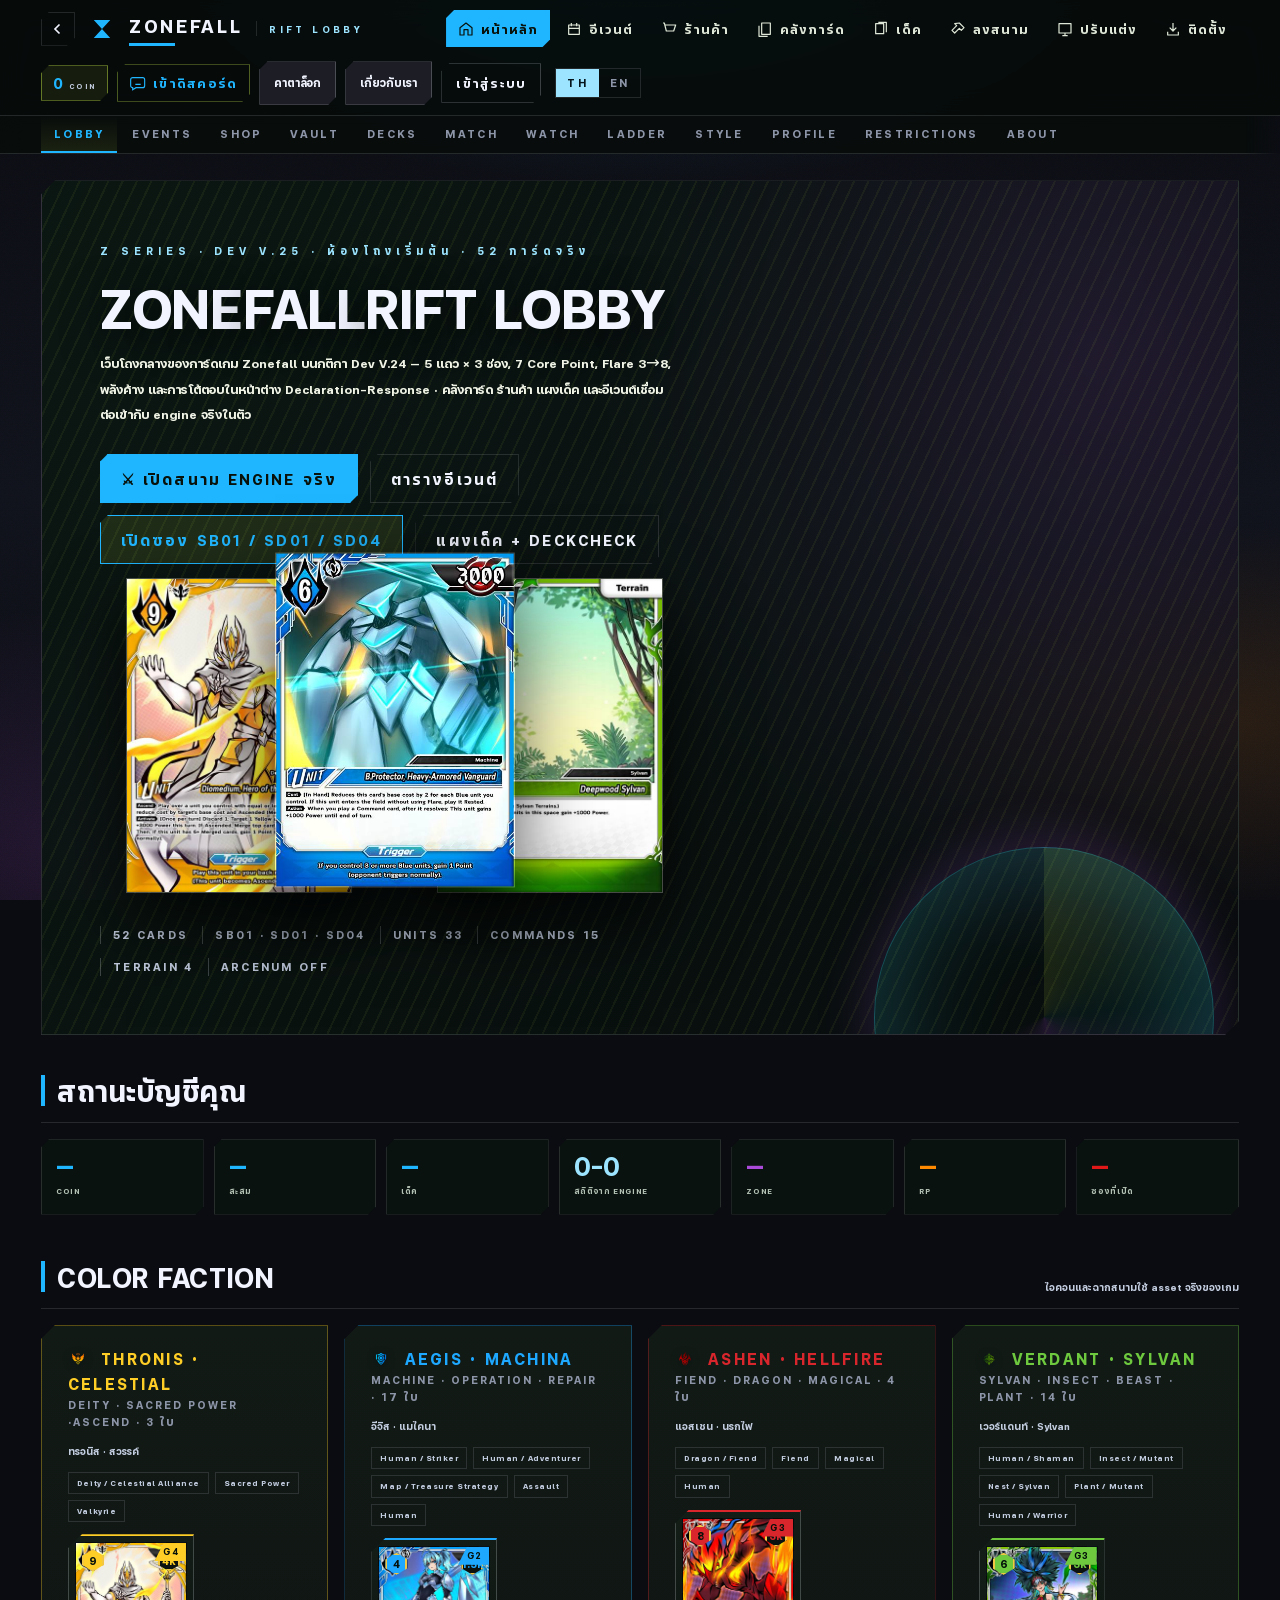
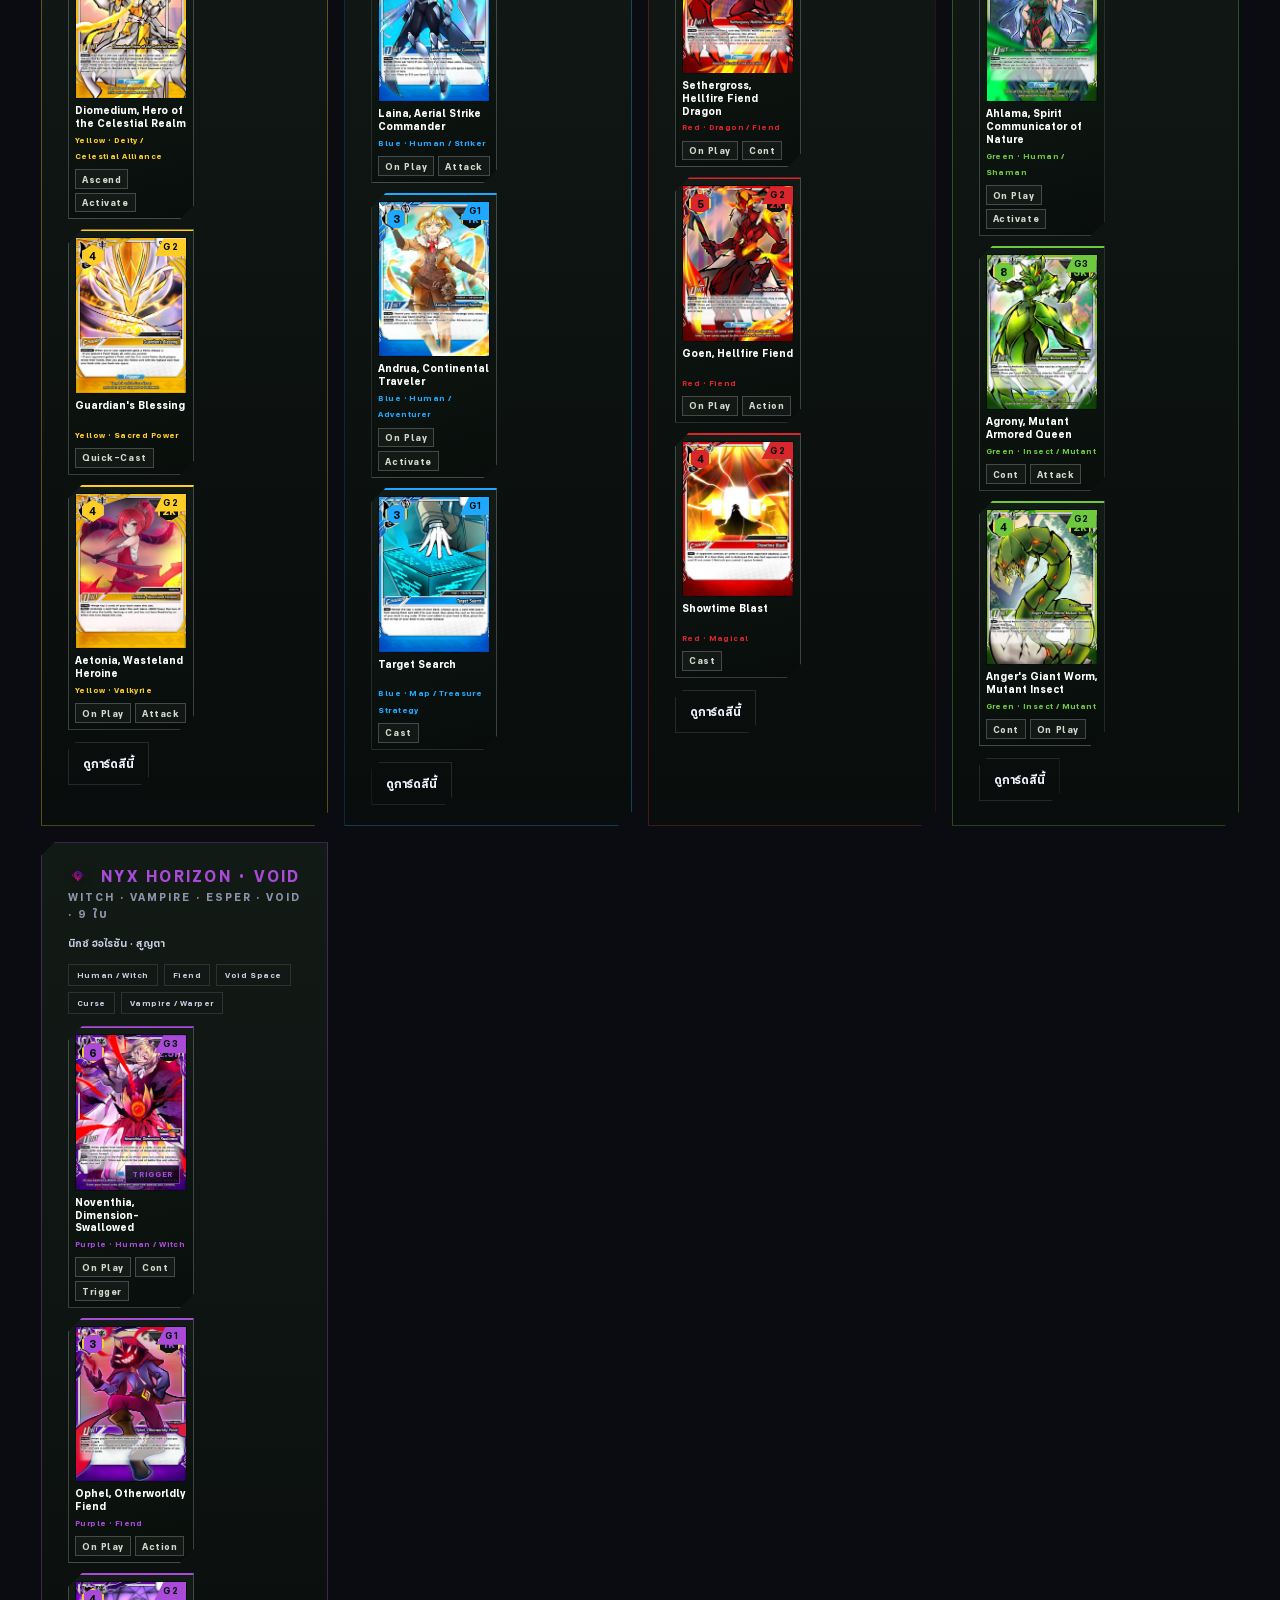
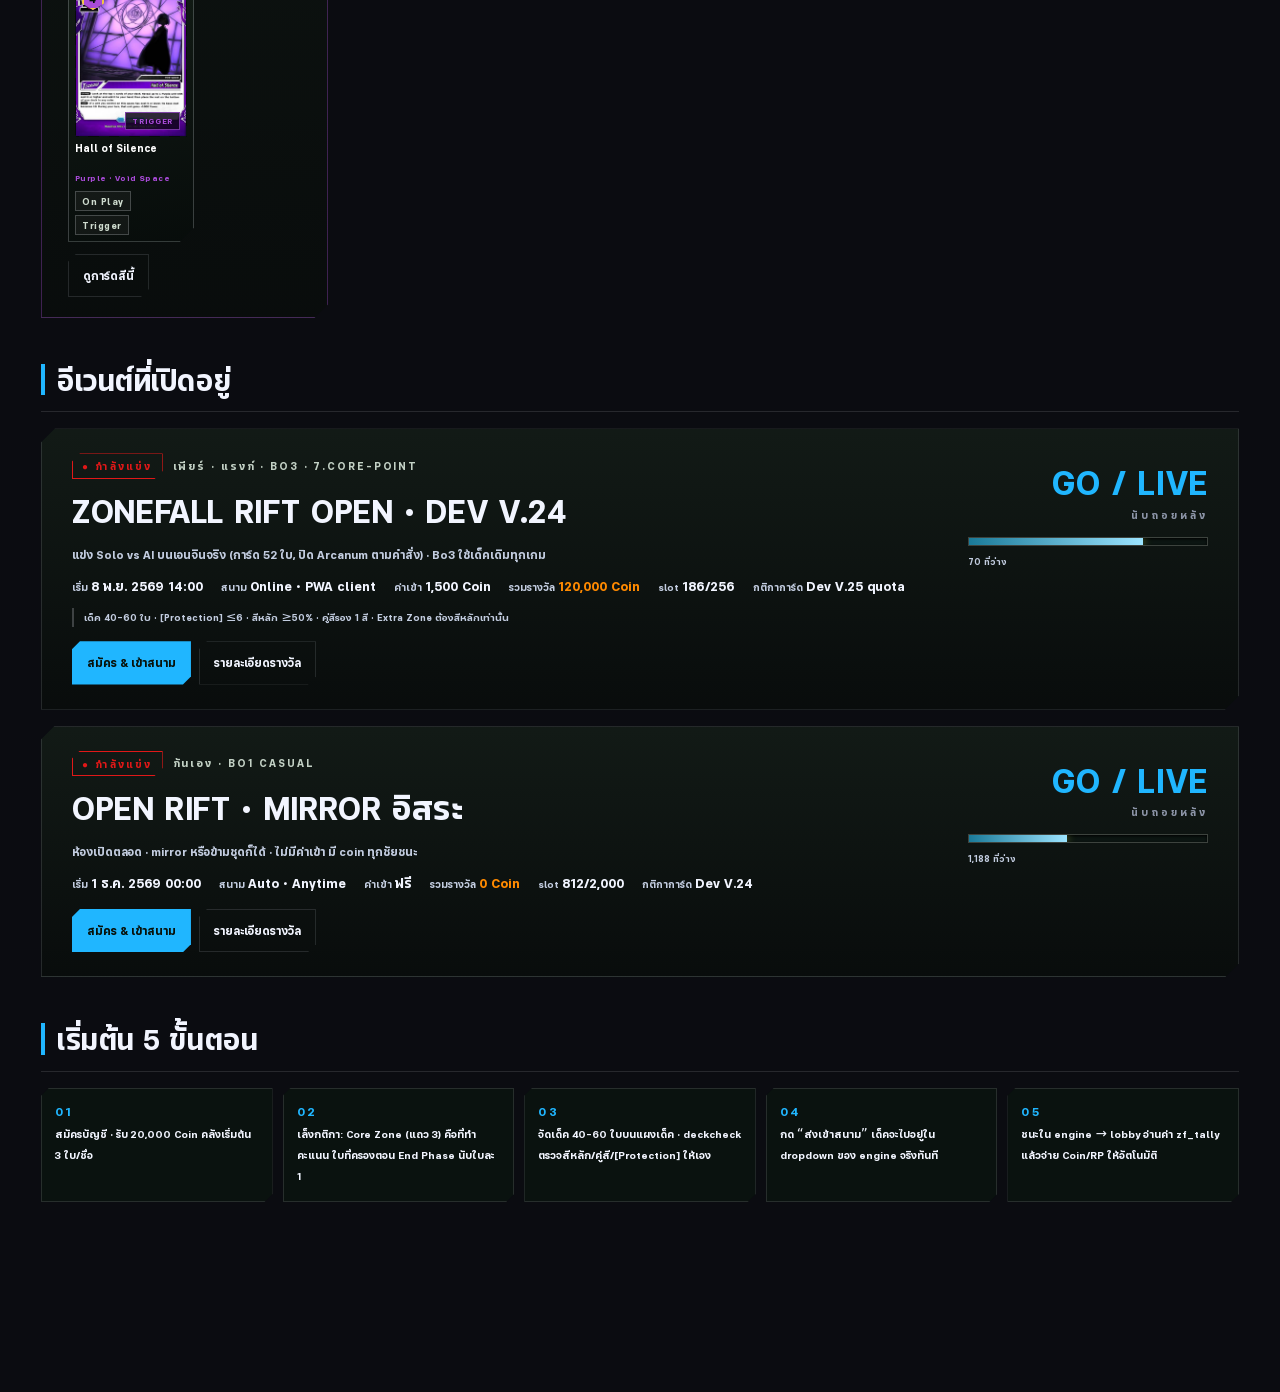
<file: index.html>
<!doctype html>
<html lang="th">
<head>
<meta charset="utf-8">
<meta name="viewport" content="width=device-width,initial-scale=1,viewport-fit=cover">
<meta name="theme-color" content="#0e0e14">
<meta name="description" content="Zonefall · Rift Lobby — ห้องโถงเว็บของการ์ดเกม Zonefall (rulebook Dev V.24): คลังการ์ดจริง 52 ใบ ร้านค้าแผงเด็ค อีเวนต์ แรงก์ และสนามที่เรียก engine จริง">
<title>Zonefall · Rift Lobby</title>
<link rel="manifest" href="manifest.json">
<link rel="icon" href="icons/icon-192.png" sizes="192x192" type="image/png">
<link rel="apple-touch-icon" href="icons/icon-192.png">
<meta name="mobile-web-app-capable" content="yes">
<meta name="apple-mobile-web-app-capable" content="yes">
<meta name="apple-mobile-web-app-title" content="Zonefall">
<link rel="preconnect" href="https://fonts.googleapis.com">
<link rel="preconnect" href="https://fonts.gstatic.com" crossorigin>
<link rel="stylesheet" href="css/lobby.css?v=1794668769-d5465e">
</head>
<body class="page-lobby" data-page="lobby">

<!-- ══ BOOT ══ -->
<div id="boot" role="status" aria-live="polite">
  <div class="boot-rift"></div>
  <svg class="boot-mark" viewBox="0 0 120 120" aria-hidden="true"><path d="M22 18h76L60 60l38 42H22l38-42Z"/></svg>
  <div class="boot-title">ZONEFALL</div>
  <div class="boot-sub">RIFT LOBBY · OFFICIAL RULEBOOK V.25</div>
  <div class="boot-bar"><i id="boot-bar-fill"></i></div>
  <div class="boot-log" id="boot-log">กำลังโหลดการ์ด…</div>
</div>

<!-- ══ TOPBAR ══ -->
<header class="topbar">
  <a class="back" href="?menu=lobby" id="back-home" aria-label="หน้าแรก Zonefall"><svg viewBox="0 0 24 24"><path d="m14 6-6 6 6 6"/></svg></a>
  <svg class="logo-mark" viewBox="0 0 120 120" aria-hidden="true"><path d="M22 18h76L60 60l38 42H22l38-42Z"/></svg>
  <span class="logo-word">ZONEFALL</span>
  <span class="edition">RIFT LOBBY</span>

  <nav class="header-shortcuts" aria-label="เมนูหลัก">
    <button data-tab="lobby"><svg viewBox="0 0 24 24"><path d="m3 10 9-7 9 7v11h-6v-8H9v8H3Z"/></svg><span>หน้าหลัก</span></button>
    <button data-tab="events"><svg viewBox="0 0 24 24"><path d="M4 6h16v14H4zM8 3v5M16 3v5M4 11h16"/></svg><span>อีเวนต์</span></button>
    <button data-tab="shop"><svg viewBox="0 0 24 24"><path d="M3 3h2l3 12h11l3-9H6M9 20h.01M18 20h.01"/></svg><span>ร้านค้า</span></button>
    <button data-tab="collection"><svg viewBox="0 0 24 24"><path d="M7 3h13v17H7zM3 7v16h13"/></svg><span>คลังการ์ด</span></button>
    <button data-tab="decks"><svg viewBox="0 0 24 24"><path d="M4 4h12v15H4zM8 2h12v15"/></svg><span>เด็ค</span></button>
    <button data-tab="battle"><svg viewBox="0 0 24 24"><path d="M14 3l7 7-4 4-3-3-7 7-4-4 7-7-3-3Z"/></svg><span>ลงสนาม</span></button>
    <button data-tab="customization"><svg viewBox="0 0 24 24"><path d="M3 4h18v14H3zM8 22h8M12 18v4"/></svg><span>ปรับแต่ง</span></button>
    <button id="install-app" type="button" aria-controls="install-help"><svg viewBox="0 0 24 24"><path d="M12 3v12m-5-5 5 5 5-5M4 16v5h16v-5"/></svg><span>ติดตั้ง</span></button>
  </nav>

  <div class="header-right">
    <span class="coin-purse" id="coin-purse" hidden><b id="coin-value">0</b><i>COIN</i></span>
    <!-- ใส่ลิงก์เซิร์ฟเวอร์ดิสคอร์ดจริงของคุณตรงนี้ / replace with your real invite -->
    <a class="header-discord" href="https://discord.gg/" target="_blank" rel="noopener noreferrer"><svg viewBox="0 0 24 24"><path d="M5 4h14a3 3 0 0 1 3 3v9a3 3 0 0 1-3 3H9l-5 3v-3a3 3 0 0 1-3-3V7a3 3 0 0 1 3-3Z"/><path d="M7 10h.01M12 10h.01M17 10h.01M8 14h8"/></svg><span>เข้าดิสคอร์ด</span></a>
    <button id="catalog-open">คาตาล็อก</button>
    <button id="about-open">เกี่ยวกับเรา</button>
    <button id="account-button">เข้าสู่ระบบ</button>
  </div>

  <div class="language" aria-label="Language"><button id="th" type="button">TH</button><button id="en" type="button">EN</button></div>
</header>

<!-- ══ TAB STRIP ══ -->
<nav class="tabs" aria-label="Zonefall">
  <button data-tab="lobby"></button><button data-tab="events"></button><button data-tab="shop"></button>
  <button data-tab="collection"></button><button data-tab="decks"></button><button data-tab="battle"></button>
  <button data-tab="watch"></button><button data-tab="ranked"></button><button data-tab="customization"></button>
  <button data-tab="profile"></button><button data-tab="banlist"></button><button data-tab="about"></button>
</nav>

<main id="content"><p class="loading-line" role="status">กำลังโหลดการ์ด…</p></main>

<div id="toast" role="status"></div>
<div id="levelup-fx" hidden><span></span></div>

<!-- ══ DIALOGS ══ -->
<dialog id="redeem-dialog" aria-labelledby="redeem-title">
  <div class="dialog-head"><span>REDEEM CODE</span><button class="close" data-close-dialog aria-label="ปิด">×</button></div>
  <form id="redeem-form" class="account-form">
    <h2 id="redeem-title">ใส่โค้ดรับรางวัล</h2>
    <p>รางวัลเข้าบัญชีทันที · แต่ละโค้ดใช้ได้ครั้งเดียวต่อบัญชี</p>
    <label for="redeem-code">โค้ด / Code<input id="redeem-code" name="code" maxlength="32" autocomplete="off" autocapitalize="off" spellcheck="false" required placeholder="ZONEFALL-V24"></label>
    <button class="primary" type="submit">รับรางวัล / Redeem</button>
    <p id="redeem-status" role="status" aria-live="polite"></p>
  </form>
</dialog>

<dialog id="account-dialog" aria-labelledby="account-title">
  <div class="dialog-head"><span>PLAYER ACCOUNT</span><button class="close" data-close-dialog aria-label="ปิด"><svg viewBox="0 0 24 24"><path d="m6 6 12 12M18 6 6 18"/></svg></button></div>
  <form id="account-form" class="account-form">
    <h2 id="account-title">เข้าสู่ RIFT LOBBY</h2>
    <p>สมัครครั้งแรกได้คลังเริ่มต้น 3 ใบ/ชื่อ (52 ใบจริง) + 20,000 Coin · เด็คที่คุณสร้างจะ inject เข้า dropdown ของ engine จริง</p>
    <label>ชื่อบัญชี<input name="username" minlength="3" maxlength="24" autocomplete="username" required placeholder="A–Z / 0–9 / . _ -"></label>
    <label>รหัสผ่าน<input name="password" type="password" minlength="8" maxlength="128" autocomplete="current-password" required></label>
    <p class="net-note">เดโมเก็บทุกอย่างใน localStorage ของเครื่องคุณ (ไม่มี backend) · อย่าใช้รหัสผ่านจริง</p>
    <div class="actions"><button value="login" class="primary" type="submit">เข้าสู่ระบบ</button><button value="register" type="submit">สร้างบัญชี</button></div>
    <p id="account-error" class="room-error" role="alert"></p>
  </form>
</dialog>

<dialog id="profile-dialog">
  <div class="dialog-head"><span id="signed-in-name"></span><button class="close" data-close-dialog aria-label="ปิด"><svg viewBox="0 0 24 24"><path d="m6 6 12 12M18 6 6 18"/></svg></button></div>
  <div class="account-form">
    <p>คลัง เด็ค และการปรับแต่งผูกกับบัญชีนี้ในเครื่องคุณ · ผลการแข่งอ่านจาก <code>zf_tally</code> ที่ engine เขียน</p>
    <div class="stat-grid" id="profile-mini"></div>
    <button id="logout-account">ออกจากบัญชี</button>
  </div>
</dialog>

<dialog id="friend-room">
  <div class="dialog-head"><span id="room-title">ROOM · นัดแข่ง</span><button class="close" id="close-room" aria-label="Close"><svg viewBox="0 0 24 24"><path d="m6 6 12 12M18 6 6 18"/></svg></button></div>
  <form class="room-form" id="room-form">
    <label>ชื่อผู้เล่น / Player name<input id="player-name" maxlength="24" required autocomplete="nickname"></label>
    <label class="room-watch-toggle"><span>เปิดให้รับชม / Allow spectators<small>ห้องจะโผล่ในแท็บ Watch ของเครื่องนี้</small></span><input id="room-allow-watch" type="checkbox" role="switch" checked></label>
    <button id="create-room" class="primary" type="submit">สร้างห้อง / Create room</button>
    <label class="split-line">รหัสห้องของเพื่อน / Room code<input id="room-code" maxlength="6" placeholder="ZX4K21" autocomplete="off"></label>
    <button id="join-room" type="button">เข้าห้อง / Join room</button>
    <p class="net-note">engine ทำงานบนเครื่องคุณ · ตอนนี้ห้องคือ “นัดแข่ง” ที่ lobby จัดไว้ ยังไม่ใช่ matchmaking realtime</p>
    <p id="room-error" class="room-error" role="alert"></p>
  </form>
</dialog>

<dialog id="pack-catalog" aria-labelledby="pack-catalog-title">
  <div class="dialog-head"><span id="pack-catalog-title"></span><button class="close" data-close-dialog aria-label="ปิด"><svg viewBox="0 0 24 24"><path d="m6 6 12 12M18 6 6 18"/></svg></button></div>
  <p id="pack-catalog-note"></p>
  <div class="pack-catalog-toolbar" aria-label="filter"></div>
  <div class="pack-catalog-list"></div>
</dialog>

<dialog id="card-detail" aria-labelledby="detail-title">
  <div class="dialog-head"><span>Z SERIES / CARD INFO</span><div class="language"><button data-language="th">TH</button><button data-language="en">EN</button></div><button class="close" id="close-detail" aria-label="Close"><svg viewBox="0 0 24 24"><path d="m6 6 12 12M18 6 6 18"/></svg></button></div>
  <div id="detail-content"></div>
</dialog>

<dialog id="deck-share-dialog" aria-labelledby="share-title">
  <div class="dialog-head"><span>SHARE DECK · แผ่เด็ค</span><button class="close" data-close-dialog aria-label="ปิด"><svg viewBox="0 0 24 24"><path d="m6 6 12 12M18 6 6 18"/></svg></button></div>
  <div class="share-dialog-body">
    <div class="share-header-bar">
      <div class="share-deck-info"><h2 id="share-title">แชร์เด็ค</h2><div id="share-deck-meta" class="share-deck-meta"></div></div>
      <div class="share-code-box">
        <span class="share-code-label">รหัสแชร์เด็ค</span>
        <div class="share-code-pill"><div class="share-code" id="share-code-display">------</div><button id="copy-share-code" class="primary" type="button"><span>คัดลอกรหัส</span></button></div>
        <p class="muted share-expiry-text">ส่งรหัสนี้ให้เพื่อน · ใช้ได้ 30 วัน (decks ที่ import จะ inject เข้า engine ได้ทันที)</p>
      </div>
    </div>
    <div class="share-board-container" id="share-deck-board"></div>
  </div>
</dialog>

<dialog id="deck-import-dialog" aria-labelledby="import-title">
  <div class="dialog-head"><span>IMPORT DECK</span><button class="close" data-close-dialog aria-label="ปิด"><svg viewBox="0 0 24 24"><path d="m6 6 12 12M18 6 6 18"/></svg></button></div>
  <form id="deck-import-form" class="account-form">
    <h2 id="import-title">นำเข้าเด็ค</h2>
    <p class="muted">ใส่รหัสแชร์ 8 ตัว หรือวางรายชื่อ · 1 บรรทัด = <code>3x SD01-007</code> · บรรทัด <code>extra</code> ต่อไปคือ Extra Zone</p>
    <input id="import-code-input" class="codein" maxlength="4000" autocomplete="off" autocapitalize="characters" spellcheck="false" placeholder="9V1HJ8L4 / 3x SD01-007" required>
    <p class="warn">นำเข้าได้แม้บางใบยังไม่มีในคลัง · deckcheck จะแจ้งข้อที่ยังผิด</p>
    <p id="import-error" class="room-error" role="alert" style="display:none"></p>
    <button class="primary" type="submit">นำเข้า</button>
  </form>
</dialog>

<dialog id="install-help" aria-labelledby="install-title">
  <img src="icons/icon-192.png" alt="">
  <h2 id="install-title">ติดตั้ง Zonefall เป็นแอป</h2>
  <p></p>
  <ol></ol>
  <button type="button">ปิด</button>
</dialog>

<script src="game/js/data.js?v=1794668769-d5465e"></script>
<script src="data.js?v=1794668769-d5465e" defer></script>
<script src="battle.js?v=1794668769-d5465e" defer></script>
<script src="app.js?v=1794668769-d5465e" defer></script>
</body>
</html>
</file>
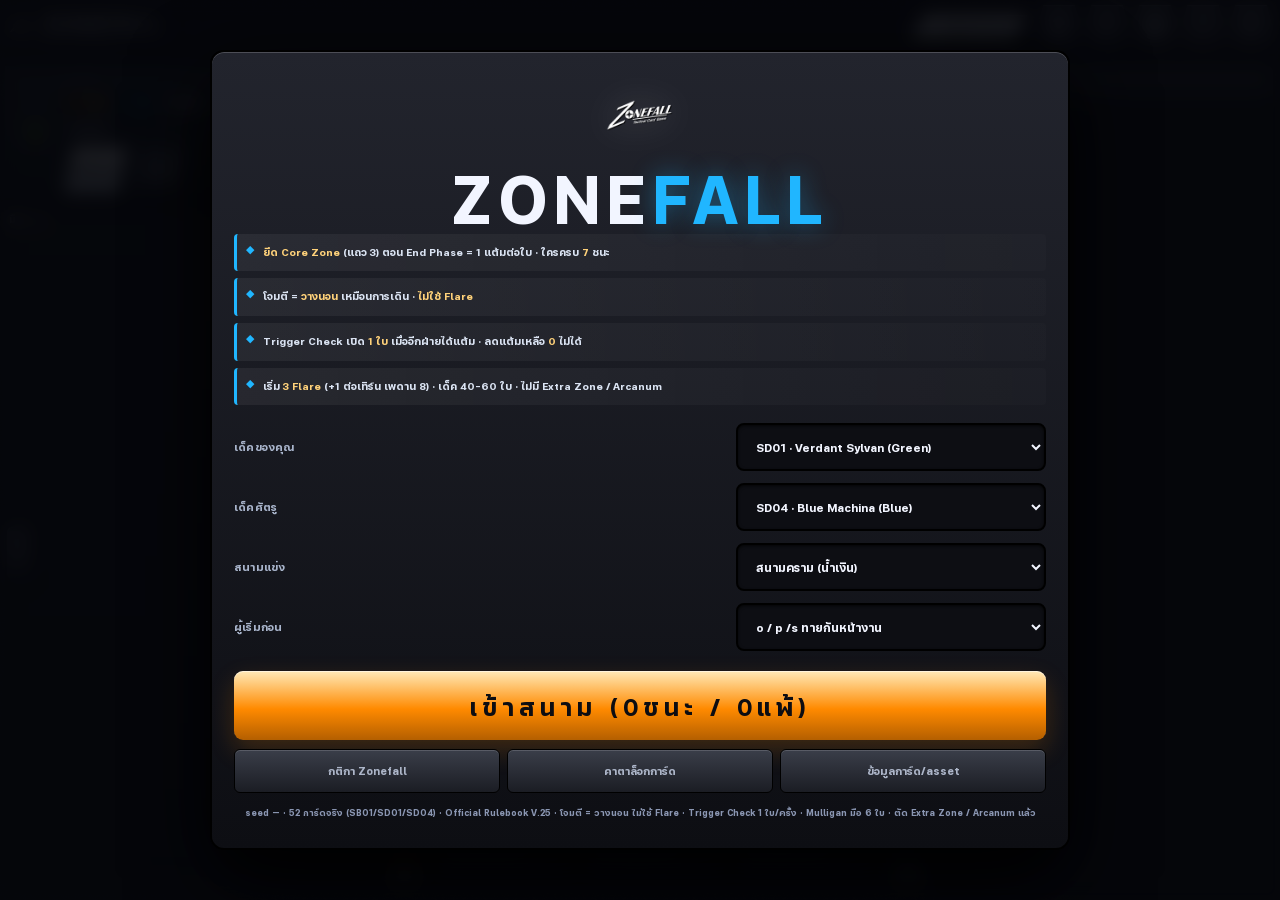
<file: game/index.html>
<!DOCTYPE html>
<html lang="th">
<head>
<meta charset="utf-8">
<meta name="viewport" content="width=device-width, initial-scale=1, viewport-fit=cover, maximum-scale=1, user-scalable=no">
<meta name="theme-color" content="#0e0e14">
<meta name="description" content="Zonefall — เกมการ์ดยึด Core Zone (ดิจิทัล build ตาม Official Rulebook V.25 · การ์ดจริง 52 ใบ)">
<title>ZONEFALL — ยึด Core Zone ให้ครบ 7 แต้ม</title>
<link rel="manifest" href="manifest.webmanifest?v=1794668769-d5465e">
<link rel="icon" href="icons/icon-192.png">
<link rel="apple-touch-icon" href="icons/icon-512.png">
<link rel="stylesheet" href="css/game.css?v=1794668769-d5465e">
</head>
<body>
<div id="shell">

  <!-- ================= TOP BAR ================= -->
  <header id="topbar">
    <img class="brand-logo" src="assets/ui/logo.png" alt="Zonefall">
    <div class="brand-txt">
      <b>ZONEFALL</b>
      <i id="buildTag">Dev V.24 · digital build</i>
    </div>
    <div class="phase-chip" id="phaseChip"><img src="assets/ui/icon-phase-main.png" alt="">MAIN Phase</div>
    <div class="top-acts">
      <button class="hexpush" id="btnRules" title="กติกา"><svg class="ic" viewBox="0 0 24 24"><path d="M5 4h9l4 4v12H5z"/><path d="M14 4v4h4"/><path d="M8 12h7M8 16h7"/></svg></button>
      <button class="hexpush" id="btnLog" title="Log"><svg class="ic" viewBox="0 0 24 24"><path d="M5 6h14M5 12h14M5 18h9"/></svg></button>
      <button class="hexpush" id="btnCatalog2" title="คาตาล็อก"><svg class="ic" viewBox="0 0 24 24"><rect x="4" y="4" width="7" height="7"/><rect x="13" y="4" width="7" height="7"/><rect x="4" y="13" width="7" height="7"/><rect x="13" y="13" width="7" height="7"/></svg></button>
      <button class="hexpush" id="btnFull" title="เต็มจอ"><svg class="ic" viewBox="0 0 24 24"><path d="M4 9V4h5M20 9V4h-5M4 15v5h5M20 15v5h-5"/></svg></button>
      <button class="hexpush" id="btnMenu" title="หน้าหลัก"><svg class="ic" viewBox="0 0 24 24"><path d="M4 11l8-7 8 7"/><path d="M6 10v9h12v-9"/></svg></button>
    </div>
  </header>

  <!-- ================= OPPONENT ================= -->
  <section class="plate foe" id="plateFoe">
    <img class="avatar" id="foeAvatar" src="assets/faction/aegis.png" alt="">
    <div class="plate-main">
      <div class="plate-id"><span class="plate-tag">ผู้ท้าชิง</span><b id="foeName">—</b></div>
      <div class="chips">
        <span class="chip core"><img src="assets/ui/icon-corepoint.png" alt=""><b id="foePts">0</b><i>/7</i></span>
        <span class="chip flare"><img src="assets/ui/icon-flare.png" alt=""><b id="foeFlareN">3</b></span>
        <span class="chip"><i>มือ</i><b id="foeHand">4</b></span>
        <span class="chip"><i>เด็ค</i><b id="foeDeck">40</b></span>
      </div>
    </div>
    <div class="zonerail" id="foeZones">
      <button class="zonepile" data-z="deck" title="เด็คศัตรู"><img src="assets/ui/pile-deck.png" alt=""><span id="foeDeckN2">40</span></button>
      <button class="zonepile" data-z="outzone" title="Outzone ศัตรู"><img src="assets/ui/pile-out.png" alt=""><span id="foeOutN">0</span></button>
      <button class="zonepile" data-z="remove" title="Removezone"><img src="assets/ui/pile-remove.png" alt=""><span id="foeRemN">0</span></button>
    </div>
  </section>

  <!-- ================= ARENA ================= -->
  <main id="arena" data-theme="blue">
    <img class="field-bg" src="assets/bg/field-blue.jpg" alt="">
    <aside class="flarerail foe-rail" id="railFoe" data-tag="FOE"><i class="rail-cap"></i><span class="pips"></span></aside>
    <div id="board" class="board"></div>
    <aside class="flarerail own-rail" id="railOwn" data-tag="YOU"><i class="rail-cap"></i><span class="pips"></span></aside>
    <div class="banner" id="banner"></div>
  </main>

  <div id="leftcol">
  <!-- ================= PLAYER ================= -->
  <section class="plate own" id="plateOwn">
    <img class="avatar" id="ownAvatar" src="assets/faction/verdant.png" alt="">
    <div class="plate-main">
      <div class="plate-id"><span class="plate-tag">คุณ</span><b id="ownName">—</b></div>
      <div class="chips">
        <span class="chip core"><img src="assets/ui/icon-corepoint.png" alt=""><b id="ownPts">0</b><i>/7</i></span>
        <span class="chip flare"><img src="assets/ui/icon-flare.png" alt=""><b id="ownFlareN">3</b></span>
        <span class="chip"><i>unit</i><b id="ownUnits">0/4</b></span>
        <span class="chip"><i>terrain</i><b id="ownTerr">0/1</b></span>
        <span class="chip"><i>trash</i><b id="ownOutN">0</b></span>
      </div>
      <div class="acts">
        <button class="hexbtn sm" id="btnAbility">สั่งใช้งาน</button>
        <button class="hexbtn sm ghost" id="btnCancel">ยกเลิก</button>
        <button class="endcap" id="btnEnd"><img src="assets/ui/icon-end.png" alt=""><span>END</span></button>
      </div>
    </div>
    <div class="zonerail" id="ownZones">
      <button class="zonepile" data-z="deck" title="เด็คคุณ"><img src="assets/ui/pile-deck.png" alt=""><span id="ownDeckN">40</span></button>
      <button class="zonepile" data-z="outzone" title="Outzone คุณ"><img src="assets/ui/pile-out.png" alt=""><span id="ownOutN2">0</span></button>
      <button class="zonepile" data-z="remove" title="Removezone คุณ"><img src="assets/ui/pile-remove.png" alt=""><span id="ownRemN">0</span></button>
    </div>
  </section>

  <!-- ================= HAND ================= -->
  <section id="handWrap">
    <div class="hand-head"><span id="handLabel">มือ : 4</span><span class="hint" id="hint">แตะการ์ดในมือเพื่อลง</span></div>
    <div class="hand-wrap2">
      <button class="pgbtn" id="pgL" aria-label="เลื่อนมือไปซ้าย"><svg class="ic" viewBox="0 0 24 24"><path d="M14 6l-6 6 6 6"/></svg></button>
      <div id="hand" class="hand"></div>
      <button class="pgbtn" id="pgR" aria-label="เลื่อนมือไปขวา"><svg class="ic" viewBox="0 0 24 24"><path d="M10 6l6 6-6 6"/></svg></button>
    </div>
  </section>

  </div>

  <!-- ============ แถบแสดงการ์ดที่เปิดจากสมุด ============ -->
  <div id="revealStrip" class="reveal-strip"></div>

  <!-- ============ หน้าต่างขอให้ผู้เล่นเลือก (เป้าหมาย / เปิดสมุด / ทิ้ง / ทริกเกอร์) ============ -->
  <div id="askVeil" class="guard-veil hidden"></div>
  <div id="askPanel" class="pick-panel hidden">
    <button class="pick-x" id="askX">×</button>
    <div class="pick-title" id="askTitle">เลือกเป้าหมาย</div>
    <div class="ask-cards" id="askCards"></div>
    <div class="pick-bar"><i id="askBar"></i></div>
    <div class="pick-act" id="askActs"></div>
  </div>

  <!-- ============ Mulligan (มือแรก · เลือกสูงสุด 3 ใบ) ============ -->
  <div id="mullVeil" class="guard-veil hidden"></div>
  <div id="mullPanel" class="pick-panel hidden">
    <div class="pick-title">Mulligan · มือแรก</div>
    <p class="rps-note">เลือกการ์ดที่ไม่ต้องการได้สูงสุด <b>3 ใบ</b> → จะถูกย้ายไปใต้เด็คแล้วจั่วใหม่ · หรือ <b>Keep</b> เพื่อเก็บมือนี้ไว้ (ทำได้ครั้งเดียว)</p>
    <div class="ask-cards" id="mullCards"></div>
    <div class="pick-act">
      <button class="parallelogram no" id="mullKeep">Keep (ไม่สลับ)</button>
      <button class="parallelogram yes" id="mullGo" disabled>Mulligan (0/3)</button>
    </div>
  </div>

  <!-- ============ Declaration-Response ============ -->
  <div id="guardVeil" class="guard-veil hidden"></div>
  <div id="guardBar" class="guard-bar hidden">
    <div class="gb-head"><img src="assets/ui/icon-attack.png" alt=""><b>Declaration-Response</b><span id="guardTitle">อีกฝ่ายประกาศแอ็ค</span></div>
    <div class="guard-opts" id="guardOpts"></div>
  </div>

  <!-- ============ Target / choose popup ============ -->
  <div id="pickVeil" class="guard-veil hidden"></div>
  <div id="pickPanel" class="pick-panel hidden">
    <button class="pick-x" id="pickX">×</button>
    <div class="pick-title" id="pickTitle">เลือกเป้าหมาย</div>
    <div class="pick-cards" id="pickCards"></div>
    <div class="pick-bar"><i id="pickBar"></i></div>
    <div class="pick-act">
      <button class="parallelogram no" id="pickNo">ไม่</button>
      <button class="parallelogram yes" id="pickYes">ใช่</button>
    </div>
  </div>

  <!-- ============ choose first player (o/p/s) ============ -->
  <div id="rpsVeil" class="guard-veil hidden"></div>
  <div id="rpsPanel" class="pick-panel rps hidden">
    <div class="pick-title">เลือกผู้เริ่มก่อน · o / p / s</div>
    <p class="rps-note">ทาย o/p/s — ผู้ที่ชนะเริ่มก่อน · เสมอ = คุณเริ่ม</p>
    <p class="rps-rule"><b>ค้อน</b> ชนะ <b>กระดาษ</b> · <b>กระดาษ</b> ชนะ <b>กรรไกร</b> · <b>กรรไกร</b> ชนะ <b>ค้อน</b> (เสมอ = คุณเริ่ม)</p>
      <div class="rps-row">
      <button class="rps-btn" data-rps="paper"><img src="assets/ui/rps-paper.png" alt="กระดาษ"><span>กระดาษ</span></button>
      <button class="rps-btn" data-rps="scissors"><img src="assets/ui/rps-scissors.png" alt="กรรไกร"><span>กรรไกร</span></button>
      <button class="rps-btn" data-rps="rock"><img src="assets/ui/rps-rock.png" alt="ค้อน"><span>ค้อน</span></button>
    </div>
  </div>

  <div id="rotateTip"><span>หน้านี้เล่นในแนวตั้งจะเต็มจอที่สุด · หรือให้หน้าจอสูงเท่ากับ scroll เอาได้</span><button id="tipX">เข้าใจแล้ว</button></div>

  <div id="dragGhost"><img alt=""></div>

  <!-- ============ log drawer ============ -->
  <aside id="logDrawer">
    <div class="log-head"><b>Log การแข่งขัน</b><button class="hexpush" id="btnLogClose">×</button></div>
    <div id="logBody" class="log-body"></div>
  </aside>

  <!-- ============ zone viewer ============ -->
  <aside id="zoneView" class="hidden"><div class="zv-head"><b id="zvTitle"></b><button class="hexpush" id="zvClose">×</button></div><div id="zvBody" class="zv-body"></div></aside>

  <!-- ============ MODALS ============ -->
  <div class="modal-veil hidden" id="veil">
    <button class="hexpush modal-x" id="btnModalX">×</button>

    <div class="modal" id="modalHome">
      <img class="home-logo" src="assets/ui/logo.png" alt="ZONEFALL">
      <h1>ZONE<span>FALL</span></h1>
      <ul class="tagline bullets">
        <li><b>ยึด Core Zone</b> (แถว 3) ตอน End Phase = 1 แต้มต่อใบ · ใครครบ <b>7</b> ชนะ</li>
        <li>โจมตี = <b>วางนอน</b> เหมือนการเดิน · <b>ไม่ใช้ Flare</b></li>
        <li>Trigger Check เปิด <b>1 ใบ</b> เมื่ออีกฝ่ายได้แต้ม · ลดแต้มเหลือ <b>0</b> ไม่ได้</li>
        <li>เริ่ม <b>3 Flare</b> (+1 ต่อเทิร์น เพดาน 8) · เด็ค 40–60 ใบ · ไม่มี Extra Zone / Arcanum</li>
      </ul>
      <div class="pick">
        <label>เด็คของคุณ<select id="selOwnDeck"></select></label>
        <label>เด็คศัตรู<select id="selFoeDeck"></select></label>
        <label>สนามแข่ง<select id="selField">
          <option value="blue">สนามคราม (น้ำเงิน)</option>
          <option value="green">สนามมุข (เขียว)</option>
          <option value="red">สนามอัคนี (แดง)</option>
        </select></label>
        <label>ผู้เริ่มก่อน<select id="selFirst">
          <option value="rps">o / p /s ทายกันหน้างาน</option>
          <option value="p0">คุณเริ่ม</option>
          <option value="p1">AI เริ่ม</option>
        </select></label>
      </div>
      <button class="cta big" id="btnStart">เข้าสนาม</button>
      <div class="home-links">
        <button class="link-btn" id="btnRules2">กติกา Zonefall</button>
        <button class="link-btn" id="btnCatalog">คาตาล็อกการ์ด</button>
        <button class="link-btn" id="btnImport">ข้อมูลการ์ด/asset</button>
      </div>
      <p class="seedline">seed <b id="seedTag">—</b> · 52 การ์ดจริง (SB01/SD01/SD04) · Official Rulebook V.25 · โจมตี = วางนอน ไม่ใช้ Flare · Trigger Check 1 ใบ/ครั้ง · Mulligan มือ 6 ใบ · ตัด Extra Zone / Arcanum แล้ว</p>
    </div>

    <div class="modal hidden" id="modalRules"></div>

    <div class="modal hidden" id="modalOver">
      <img class="over-badge" id="overBadge" src="assets/ui/badge-win.png" alt="">
      <h2 id="overTitle">—</h2>
      <p id="overDetail" class="tagline"></p>
      <div class="home-links">
        <button class="cta big" id="btnAgain">แข่งอีกครั้ง</button>
        <button class="link-btn" id="btnOverLog">ดู Log</button>
        <button class="link-btn" id="btnOverHome">เปลี่ยนเด็ค</button>
      </div>
    </div>
  </div>

</div>
<script src="js/data.js?v=1794668769-d5465e"></script>
<script src="js/ability-ops.js?v=1794668769-d5465e"></script>
<script src="js/engine.js?v=1794668769-d5465e"></script>
<script src="js/effects.js?v=1794668769-d5465e"></script>
<script src="js/ai.js?v=1794668769-d5465e"></script>
<script src="js/lobby-bridge.js?v=1794668769-d5465e"></script>
<script src="js/ui.js?v=1794668769-d5465e"></script>
</body>
</html>
</file>
<file: css/lobby.css>
/* ═══════════════════════════════════════════════════════════════
   ZONEFALL · Z SERIES — Rift Lobby stylesheet
   §1 tokens   §2 base+boot   §3 topbar/tabs   §4 panels & layout
   §5 cards & foil   §6 shop/collection/deck   §7 battle stage
   §8 dialogs  §9 responsive
   ═══════════════════════════════════════════════════════════════ */

/* §1 TOKENS */
:root{
  --void:#040706; --basalt:#080d0b; --slate:#0d1512; --iron:#152019; --edge:#223027;
  --bone:#eeeade; --ash:#b8c7bb; --dim:#84958a;
  --lime:#d8ff4d; --lime-d:#a8cf21; --lime-dim:rgba(216,255,77,.14);
  --cyan:#39e6ff; --violet:#c05bff; --rust:#ff5b4a; --gold:#ffd166;
  --hp:#7cff9a; --flux:#39e6ff;
  --hair:rgba(234,230,216,.11); --hair-s:rgba(234,230,216,.2);
  --glow:0 0 26px rgba(216,255,77,.22);
  --cut:polygon(0 14px,14px 0,100% 0,100% calc(100% - 14px),calc(100% - 14px) 100%,0 100%);
  --cut-s:polygon(0 8px,8px 0,100% 0,100% calc(100% - 8px),calc(100% - 8px) 100%,0 100%);
  --card-w:196px; --card-h:274px;
  --f-disp:'Chakra Petch',ui-sans-serif,sans-serif;
  --f-body:'IBM Plex Sans Thai',ui-sans-serif,system-ui,sans-serif;
  --pad:clamp(14px,3.2vw,42px);
}
html[data-clan]{
  --c1:#39e6ff; --c2:#d8ff4d; --c3:#0b1210;
}
*,*::before,*::after{box-sizing:border-box}

/* §2 BASE + BOOT */
html{scroll-padding-top:112px}
html,body{margin:0;min-height:100%}
body{
  font-family:var(--f-body); font-size:15px; line-height:1.55; color:var(--bone);
  background:var(--void); -webkit-font-smoothing:antialiased; overflow-x:hidden;
}
body::before{ /* atmosphere: rift light + horizon grid */
  content:""; position:fixed; inset:0; z-index:-2; pointer-events:none;
  background:
    radial-gradient(78% 46% at 50% -8%,rgba(57,230,255,.16),transparent 62%),
    radial-gradient(52% 40% at 8% 92%,rgba(192,91,255,.13),transparent 66%),
    radial-gradient(46% 34% at 96% 78%,rgba(216,255,77,.10),transparent 64%),
    linear-gradient(#040706,#070c0a 55%,#040706);
}
body::after{ /* grain + scanlines */
  content:""; position:fixed; inset:0; z-index:-1; pointer-events:none; opacity:.5;
  background-image:
    repeating-linear-gradient(0deg,rgba(255,255,255,.028) 0 1px,transparent 1px 3px),
    url("data:image/svg+xml;utf8,<svg xmlns='http://www.w3.org/2000/svg' width='140' height='140'><filter id='n'><feTurbulence type='fractalNoise' baseFrequency='.85' numOctaves='3'/></filter><rect width='140' height='140' filter='url(%23n)' opacity='.42'/></svg>");
  mix-blend-mode:overlay;
}
h1,h2,h3,h4,h5,h6{font-family:var(--f-disp);font-weight:700;letter-spacing:.02em;margin:0}
h1{font-size:clamp(28px,4.4vw,56px);line-height:1.04;text-transform:uppercase;letter-spacing:-.005em}
h2{font-size:clamp(19px,2.3vw,28px);text-transform:uppercase}
h3{font-size:16px;text-transform:uppercase;letter-spacing:.14em}
p{margin:0 0 .6em}
a{color:var(--cyan);text-decoration:none}
button{font:inherit;color:inherit;background:var(--iron);border:1px solid var(--hair-s);
  padding:9px 14px;cursor:pointer;clip-path:var(--cut-s);transition:.16s transform,.16s background,.16s color,.16s border-color}
button:hover{background:var(--lime);color:#08110a;border-color:var(--lime);transform:translateY(-1px)}
button:focus-visible,#content a:focus-visible{outline:2px solid var(--lime);outline-offset:2px}
button.primary{background:var(--lime);color:#08110a;border-color:var(--lime);font-weight:700}
button.primary:hover{background:#eaffa0;box-shadow:var(--glow)}
button:disabled{opacity:.4;cursor:not-allowed;transform:none}
button.ghost{background:transparent;border-color:var(--hair)}
button.danger{background:rgba(255,91,74,.12);border-color:rgba(255,91,74,.5);color:#ffb9b0}
ol,ul{margin:0;padding:0;list-style:none}
input,select,textarea{font:inherit;color:var(--bone);background:#0a120f;border:1px solid var(--hair-s);padding:10px 12px;width:100%;clip-path:var(--cut-s)}
input:focus,select:focus{border-color:var(--lime);outline:none;box-shadow:inset 0 0 0 1px rgba(216,255,77,.35)}
input::placeholder{color:var(--dim)}
select{appearance:none;background-image:linear-gradient(45deg,transparent 50%,var(--ash) 50%),linear-gradient(135deg,var(--ash) 50%,transparent 50%);background-position:calc(100% - 16px) 50%,calc(100% - 11px) 50%;background-size:5px 5px;background-repeat:no-repeat;padding-right:32px}
code,kbd{font-family:ui-monospace,Menlo,monospace;font-size:12px;background:#0b1410;border:1px solid var(--hair);padding:1px 6px;color:var(--lime)}
::-webkit-scrollbar{width:10px;height:10px}
::-webkit-scrollbar-track{background:#060a09}
::-webkit-scrollbar-thumb{background:#1f2e25;border:2px solid #060a09}
::-webkit-scrollbar-thumb:hover{background:var(--lime-d)}
.muted{color:#bccbbd}
.panel .muted, .account-form p, .detail-skill .en{color:var(--ash)} .warn{color:var(--gold)} .room-error{color:var(--rust);min-height:20px;font-size:13px}
.tag{font-family:var(--f-disp);font-size:10.5px;letter-spacing:.18em;text-transform:uppercase;color:#c3d1c5}
.loading-line{text-align:center;color:var(--ash);padding:80px 0;font-family:var(--f-disp);letter-spacing:.3em}

/* boot overlay */
#boot{position:fixed;inset:0;z-index:200;display:grid;place-content:center;justify-items:center;gap:14px;overflow:hidden;
  background:radial-gradient(60% 50% at 50% 45%,#0c1a16,#030605 70%);transition:opacity .5s,visibility .5s}
#boot.done{opacity:0;visibility:hidden;pointer-events:none}
.boot-mark{width:78px;height:78px;fill:none;stroke:var(--lime);stroke-width:6;filter:drop-shadow(0 0 14px rgba(216,255,77,.55));animation:bootpulse 1.7s ease-in-out infinite}
@keyframes bootpulse{0%,100%{transform:scale(1);opacity:.65}50%{transform:scale(1.07);opacity:1}}
.boot-rift{position:absolute;width:min(720px,120vw);height:2px;background:linear-gradient(90deg,transparent,var(--cyan),var(--lime),var(--violet),transparent);filter:blur(.4px);animation:rift 2.6s linear infinite}
@keyframes rift{0%{transform:translateY(-140px) scaleX(.2);opacity:0}45%{opacity:1}100%{transform:translateY(150px) scaleX(1.1);opacity:0}}
.boot-title{font-family:var(--f-disp);font-size:clamp(36px,8vw,86px);letter-spacing:.34em;margin-left:.34em;
  background:linear-gradient(180deg,#fff,#c9d6a6);-webkit-background-clip:text;background-clip:text;color:transparent}
.boot-sub{font-family:var(--f-disp);font-size:12px;letter-spacing:.42em;color:var(--ash)}
.boot-bar{width:min(420px,74vw);height:5px;background:#111c17;border:1px solid var(--hair);overflow:hidden}
.boot-bar i{display:block;height:100%;width:0;background:linear-gradient(90deg,var(--lime),var(--cyan));transition:width .25s}
.boot-log{font-size:12.5px;color:var(--dim);letter-spacing:.06em;min-height:18px}

/* toast */
#toast{position:fixed;left:50%;bottom:26px;transform:translate(-50%,24px);z-index:150;opacity:0;pointer-events:none;
  background:#0d1712;border:1px solid var(--lime);color:var(--bone);padding:11px 18px;clip-path:var(--cut-s);
  box-shadow:0 18px 40px rgba(0,0,0,.6),var(--glow);font-size:14px;max-width:min(92vw,520px)}
#toast.show{opacity:1;transform:translate(-50%,0);transition:.28s cubic-bezier(.2,.9,.25,1)}
#toast.bad{border-color:var(--rust);box-shadow:0 18px 40px rgba(0,0,0,.6)}

/* level-up / big win flash */
#levelup-fx[hidden]{display:none}
#levelup-fx{position:fixed;inset:0;z-index:160;display:grid;place-content:center;pointer-events:none;
  background:radial-gradient(45% 45% at 50% 50%,rgba(216,255,77,.3),rgba(4,7,6,.88) 70%)}
#levelup-fx span{font-family:var(--f-disp);font-size:clamp(40px,11vw,120px);letter-spacing:.16em;color:var(--lime);
  text-shadow:0 0 40px rgba(216,255,77,.7);animation:lvz 1.5s ease-out forwards}
@keyframes lvz{0%{transform:scale(.7) rotate(-3deg);opacity:0}25%{opacity:1;transform:scale(1.04)}100%{transform:scale(1.12);opacity:0}}

/* §3 TOPBAR + TABS */
.topbar{position:sticky;top:0;z-index:70;display:flex;align-items:center;gap:14px;flex-wrap:wrap;
  padding:10px var(--pad);border-bottom:1px solid var(--hair);
  background:rgba(6,11,9,.86);backdrop-filter:blur(14px) saturate(1.3)}
.topbar .back{display:grid;place-content:center;width:34px;height:34px;border:1px solid var(--hair);clip-path:var(--cut-s)}
.topbar .back svg{width:18px;height:18px;fill:none;stroke:var(--bone);stroke-width:2.2}
.topbar .back:hover{background:var(--lime);border-color:var(--lime)}
.topbar .back:hover svg{stroke:#08110a}
.logo-mark{width:26px;height:26px;fill:var(--lime);flex:0 0 auto}
.logo{height:24px;width:auto;flex:0 0 auto}
  .topbar .logo{margin-right:2px}
.edition{font-family:var(--f-disp);font-size:10px;letter-spacing:.34em;color:var(--cyan);border-left:1px solid var(--hair);padding-left:12px}
.header-shortcuts{display:flex;gap:4px;margin-left:auto;flex-wrap:wrap}
.header-shortcuts button{display:flex;align-items:center;gap:7px;background:transparent;border-color:transparent;color:#dfe8d8;
  font-family:var(--f-disp);font-size:12.5px;letter-spacing:.08em;text-transform:uppercase;padding:8px 11px}
.header-shortcuts button{font-weight:600}
.header-shortcuts button svg{width:16px;height:16px;fill:none;stroke:currentColor;stroke-width:1.8;stroke-linejoin:round}
.header-shortcuts button:hover{background:var(--lime-dim);color:var(--lime);border-color:transparent}
.header-shortcuts button.active{background:var(--lime);color:#08110a}
.header-right{display:flex;align-items:center;gap:9px;flex-wrap:wrap}
.coin-purse{display:flex;align-items:baseline;gap:6px;border:1px solid rgba(216,255,77,.4);background:rgba(216,255,77,.08);padding:5px 11px;clip-path:var(--cut-s)}
.coin-purse b{font-family:var(--f-disp);font-size:15px;color:var(--lime);font-variant-numeric:tabular-nums}
.coin-purse i{font-style:normal;font-size:9.5px;letter-spacing:.24em;color:var(--ash)}
#account-button{background:transparent;border-color:var(--hair-s);font-family:var(--f-disp);letter-spacing:.1em;font-size:12.5px;text-transform:uppercase}
.header-discord,.header-about{font-family:var(--f-disp);font-size:12.5px;letter-spacing:.1em;text-transform:uppercase;color:var(--lime);
  border:1px solid rgba(216,255,77,.35);padding:8px 12px;clip-path:var(--cut-s);display:inline-flex;align-items:center;gap:7px}
.header-discord:hover,.header-about:hover{background:var(--lime);color:#08110a}
.header-discord svg{width:16px;height:16px;fill:none;stroke:currentColor;stroke-width:1.7}
.language{display:flex;border:1px solid var(--hair)}
.language button{background:transparent;border:0;clip-path:none;padding:5px 11px;font-family:var(--f-disp);font-size:11px;letter-spacing:.2em;color:var(--dim)}
.language button:hover{background:var(--iron);color:var(--bone)}
.language button.on{background:var(--cyan);color:#04141a}

.tabs{position:sticky;top:55px;z-index:60;display:flex;gap:2px;padding:0 var(--pad);overflow-x:auto;scrollbar-width:none;
  background:rgba(8,13,11,.92);backdrop-filter:blur(10px);border-bottom:1px solid var(--hair)}
.tabs::-webkit-scrollbar{display:none}
.tabs{mask-image:linear-gradient(90deg,#000 0,#000 calc(100% - 34px),transparent 100%)}
.tabs button{flex:0 0 auto;background:transparent;border:0;border-bottom:2px solid transparent;clip-path:none;border-radius:0;
  padding:9px 13px;color:var(--dim);font-family:var(--f-disp);font-size:11.5px;letter-spacing:.2em;text-transform:uppercase;white-space:nowrap}
.tabs button::after{content:attr(data-label)}
.tabs button:hover{background:transparent;color:var(--bone);transform:none}
.tabs button.active{color:var(--lime);border-bottom-color:var(--lime);background:linear-gradient(180deg,transparent,rgba(216,255,77,.09))}
main#content{padding:26px var(--pad) 90px;max-width:1420px;margin:0 auto;scroll-margin-top:110px}

/* §4 PANELS & LAYOUT */
.rail{margin:0 0 40px}
.rail-head{display:flex;align-items:flex-end;gap:16px;margin:0 0 16px;padding-bottom:10px;border-bottom:1px solid var(--hair);flex-wrap:wrap}
.rail-head h2{position:relative;padding-left:16px}
.rail-head h2::before{content:"";position:absolute;left:0;top:14%;bottom:14%;width:4px;background:var(--lime)}
.rail-head .sub{color:var(--ash);font-size:13px;margin-left:auto}
.rail-head .tools{display:flex;gap:8px;flex-wrap:wrap}
.grid{display:grid;gap:16px}
.g-cards{grid-template-columns:repeat(auto-fill,minmax(var(--card-w),1fr));justify-items:center}
.g-2{grid-template-columns:repeat(auto-fit,minmax(290px,1fr))}
.g-3{grid-template-columns:repeat(auto-fit,minmax(230px,1fr))}
.g-side{display:grid;grid-template-columns:minmax(0,1fr) 348px;gap:18px;align-items:start}
.panel{background:linear-gradient(180deg,rgba(21,32,25,.72),rgba(8,13,11,.72));border:1px solid var(--hair);
  clip-path:var(--cut);padding:20px 26px;position:relative}
.panel.hi{border-color:rgba(216,255,77,.3)}
.panel h3{margin-bottom:12px;color:var(--lime)}
.panel h3 small{display:block;color:var(--dim);font-size:11px;letter-spacing:.18em;font-weight:500}

/* hero */
.hero{position:relative;overflow:hidden;clip-path:var(--cut);border:1px solid var(--hair);
  padding:clamp(24px,5vw,58px);margin-bottom:34px;
  background:linear-gradient(115deg,rgba(11,23,18,.94),rgba(6,12,10,.6)),radial-gradient(70% 120% at 88% 20%,rgba(192,91,255,.4),transparent 60%)}
.hero::before{content:"";position:absolute;inset:-40% -10% auto;height:180%;
  background:repeating-linear-gradient(115deg,rgba(216,255,77,.055) 0 2px,transparent 2px 13px);pointer-events:none}
.hero::after{content:"";position:absolute;right:2%;bottom:-18%;width:340px;height:340px;border:1px solid rgba(57,230,255,.3);
  border-radius:50%;box-shadow:0 0 120px rgba(57,230,255,.22) inset,0 0 60px rgba(192,91,255,.2);
  background:conic-gradient(from 0deg,rgba(216,255,77,.1),rgba(57,230,255,.05),rgba(192,91,255,.14),transparent 70%);animation:spinhue 26s linear infinite}
@keyframes spinhue{to{transform:rotate(1turn)}}
.hero-in{position:relative;z-index:2;max-width:min(720px,100%);padding-right:20px}
.hero .kicker{font-family:var(--f-disp);font-size:11px;letter-spacing:.45em;color:var(--cyan);text-transform:uppercase}
.hero h1{margin:.24em 0 .3em;text-shadow:0 10px 40px rgba(0,0,0,.7)}
.hero h1 em{font-style:normal;color:var(--lime)}
.hero p{color:#f0f4e6;max-width:64ch;font-size:16.5px}
.hero-cta{display:flex;gap:12px;flex-wrap:wrap;margin:26px 0 6px}
.hero-cta button{font-family:var(--f-disp);letter-spacing:.14em;text-transform:uppercase;padding:12px 20px}
.hero-tags{display:flex;gap:14px;flex-wrap:wrap;margin-top:26px}
.hero-tags span{font-family:var(--f-disp);font-size:11.5px;letter-spacing:.2em;color:var(--ash);border-left:1px solid var(--hair-s);padding-left:12px}

/* stat tiles */
.stat-grid{display:grid;gap:10px;grid-template-columns:repeat(auto-fit,minmax(130px,1fr))}
.stat{background:#0a120f;border:1px solid var(--hair);padding:12px 14px;clip-path:var(--cut-s)}
.stat b{display:block;font-family:var(--f-disp);font-size:26px;line-height:1;color:var(--lime);font-variant-numeric:tabular-nums}
.stat span{font-size:10.5px;letter-spacing:.06em;color:#b3c2b5;text-transform:uppercase}
.stat.cy b{color:var(--cyan)} .stat.vi b{color:var(--violet)} .stat.ru b{color:var(--rust)} .stat.go b{color:var(--gold)}

/* filters / chips */
.filters{display:flex;gap:8px;flex-wrap:wrap;align-items:center}
.chip{font-family:var(--f-disp);font-size:11px;letter-spacing:.14em;text-transform:uppercase;padding:7px 12px;
  border:1px solid var(--hair);background:#0a120f;color:var(--ash);clip-path:var(--cut-s)}
.chip:hover{color:var(--bone);border-color:var(--hair-s)}
.chip.on{background:var(--lime);color:#08110a;border-color:var(--lime)}
.chip .dot{display:inline-block;width:8px;height:8px;margin-right:7px;border-radius:50%;background:var(--c,#888)}
.searchbar{flex:1 1 210px;min-width:150px}
.badge{display:inline-block;font-family:var(--f-disp);font-size:10px;letter-spacing:.22em;text-transform:uppercase;
  padding:4px 9px;border:1px solid currentColor;clip-path:var(--cut-s)}
.badge.live{color:var(--rust)} .badge.soon{color:var(--cyan)} .badge.open{color:var(--lime)} .badge.done{color:var(--dim)}
.badge.live::before{content:"● ";animation:blink 1.2s steps(2,end) infinite}
@keyframes blink{50%{opacity:.25}}
.bar{height:9px;background:#0c1512;border:1px solid rgba(234,230,216,.22);overflow:hidden;box-shadow:inset 0 1px 3px #000}
.bar i{display:block;height:100%;background:linear-gradient(90deg,var(--lime-d),var(--lime));box-shadow:0 0 10px rgba(216,255,77,.45);transition:width .4s}
.bar.cy i{background:linear-gradient(90deg,#1a7a99,var(--cyan))}
.bar.ru i{background:linear-gradient(90deg,#7a2018,var(--rust))}

/* event rows */
.event{display:grid;grid-template-columns:minmax(0,1fr) 240px;gap:24px;align-items:center;padding:24px 30px}
.event+.event{margin-top:16px}
.event h2{font-size:clamp(20px,2.6vw,32px)}
.event .meta{display:flex;gap:10px 18px;flex-wrap:wrap;margin:10px 0 0;color:var(--ash);font-size:13px}
.event .meta b{color:var(--bone);font-family:var(--f-disp);font-weight:600}
.countdown{font-family:var(--f-disp);font-size:clamp(22px,2.6vw,34px);letter-spacing:.03em;color:var(--lime);text-align:right;font-variant-numeric:tabular-nums;min-width:0;overflow-wrap:anywhere}
  .event>div:last-child{min-width:0;align-self:start;display:grid;align-content:start;padding-top:2px}
  .event{align-items:start}
.countdown small{display:block;font-size:10px;letter-spacing:.3em;color:var(--dim)}
.event .cta{margin-top:14px;display:flex;gap:8px;flex-wrap:wrap}
.ladder-tiers{display:flex;gap:8px;flex-wrap:wrap}
.tier{border:1px solid var(--hair);padding:11px 13px;clip-path:var(--cut-s);flex:1 1 132px;min-width:126px;max-width:190px;background:#0a120f;overflow:hidden}
.tier b{display:block;font-family:var(--f-disp);letter-spacing:.08em;font-size:13px;white-space:nowrap;overflow:hidden;text-overflow:ellipsis}
.tier span{display:block;font-size:10px;color:var(--dim);letter-spacing:.14em;line-height:1.5;white-space:nowrap;overflow:hidden;text-overflow:ellipsis}
.tier.cur{border-color:var(--lime);background:rgba(216,255,77,.1);box-shadow:var(--glow)}

/* table */
.tbl{width:100%;border-collapse:collapse;font-size:14px}
.tbl th{text-align:left;font-family:var(--f-disp);font-size:10.5px;letter-spacing:.24em;text-transform:uppercase;color:var(--dim);
  border-bottom:1px solid var(--hair);padding:8px 10px}
.tbl td{padding:9px 10px;border-bottom:1px solid rgba(234,230,216,.06)}
.tbl tr:hover td{background:rgba(216,255,77,.045)}
.num{font-variant-numeric:tabular-nums;font-family:var(--f-disp)}
.pos{color:var(--hp)} .neg{color:var(--rust)}
.room-row{display:flex;align-items:center;gap:12px;flex-wrap:wrap;padding:12px 14px;border:1px solid var(--hair);background:#0a120f;clip-path:var(--cut-s)}
.room-row>*{min-width:0;max-width:100%}
.room-row .vs{flex-wrap:wrap;text-align:right}
.room-row+.room-row{margin-top:8px}
.room-row b{font-family:var(--f-disp);letter-spacing:.16em}
.room-row .vs{margin-left:auto;display:flex;gap:8px;align-items:center;color:var(--ash);font-size:13px;flex-shrink:0}
.empty{border:1px dashed var(--hair-s);padding:34px;text-align:center;color:var(--dim);clip-path:var(--cut-s)}
.kv{display:flex;justify-content:space-between;gap:12px;padding:7px 0;border-bottom:1px dashed rgba(234,230,216,.09);font-size:13.5px}
.kv span{color:var(--ash)} .kv b{font-family:var(--f-disp)}
.flow{display:flex;gap:10px;flex-wrap:wrap}
.flow li{counter-increment:n;flex:1 1 190px;background:#0a120f;border:1px solid var(--hair);padding:13px;clip-path:var(--cut-s);font-size:13.5px}
.flow li::before{content:counter(n,decimal-leading-zero);display:block;font-family:var(--f-disp);color:var(--lime);font-size:12px;letter-spacing:.2em;margin-bottom:5px}
.flow{counter-reset:n}
.accordion{border:1px solid var(--hair);background:#0a120f}
.accordion>div{border-bottom:1px solid var(--hair)}
.accordion>div:last-child{border-bottom:0}
.accordion summary{cursor:pointer;padding:13px 15px;font-family:var(--f-disp);letter-spacing:.06em;list-style:none}
.accordion summary::-webkit-details-marker{display:none}
.accordion summary::before{content:"+ ";color:var(--lime)}
.accordion details[open] summary::before{content:"− "}
.accordion .body{padding:0 15px 15px;color:var(--ash);font-size:14px}

/* §5 CARDS & FOIL */
.card{--c1:#39e6ff;--c2:#d8ff4d;width:var(--card-w);height:var(--card-h);position:relative;overflow:hidden;cursor:pointer;
  background:linear-gradient(165deg,#141d18,#080d0b 62%);border:1px solid var(--hair-s);clip-path:var(--cut);
  display:grid;grid-template-rows:112px auto auto 1fr auto;padding:0;transition:transform .18s cubic-bezier(.2,.9,.25,1),box-shadow .18s,filter .18s}
.card:hover{transform:translateY(-6px) scale(1.012);box-shadow:0 22px 46px rgba(0,0,0,.6),0 0 0 1px var(--c1);z-index:3}
.card .card-art{position:relative;overflow:hidden;border-bottom:1px solid var(--hair);
  background:radial-gradient(75% 90% at 22% 12%,var(--c1),transparent 62%),linear-gradient(140deg,var(--c2),#060a08 78%)}
.card .card-art::before{content:"";position:absolute;inset:0;
  background:repeating-linear-gradient(58deg,rgba(0,0,0,.4) 0 3px,transparent 3px 15px),
             repeating-linear-gradient(-58deg,rgba(255,255,255,.09) 0 1px,transparent 1px 9px);mix-blend-mode:overlay}
.card .card-art::after{content:"";position:absolute;left:50%;top:44%;translate:-50% -50%;width:132px;height:132px;
  background:conic-gradient(from 210deg,var(--c1),transparent 42%,var(--c2) 62%,transparent 88%);opacity:.9;
  clip-path:polygon(50% 0,78% 28%,100% 50%,78% 72%,50% 100%,22% 72%,0 50%,22% 28%);animation:artisn 12s linear infinite}
@keyframes artisn{to{transform:rotate(1turn)}}
.card .art-glyph{position:absolute;left:50%;top:44%;translate:-50% -50%;width:98px;height:98px;z-index:2;
  stroke:#05090730;stroke-width:3;fill:none;opacity:.92}
.card .cost{position:absolute;left:8px;top:8px;z-index:4;width:34px;height:34px;display:grid;place-content:center;
  font-family:var(--f-disp);font-size:17px;font-weight:700;color:#06100a;background:var(--lime);
  clip-path:polygon(50% 0,100% 26%,100% 74%,50% 100%,0 74%,0 26%);box-shadow:0 0 16px rgba(216,255,77,.5)}
.card .card-top{position:relative;padding-top:7px;min-height:36px}
.card .card-name{font-family:var(--f-disp);font-size:13.5px;line-height:1.16;letter-spacing:.01em;padding:2px 10px 0;
  color:#fff;text-shadow:0 2px 8px rgba(0,0,0,.8)}
.card .card-mid{display:flex;justify-content:space-between;gap:6px;padding:2px 10px 6px;
  font-family:var(--f-disp);font-size:9.5px;letter-spacing:.2em;text-transform:uppercase;color:var(--c1);border-bottom:1px solid rgba(234,230,216,.07)}
.card .card-text{padding:8px 10px;font-size:11.4px;line-height:1.42;color:#c8d3c6;overflow:hidden}
.card .card-text b{color:var(--lime);font-weight:600}
.card .card-bot{display:flex;justify-content:space-between;align-items:center;padding:6px 10px;border-top:1px solid var(--hair);
  background:linear-gradient(0deg,rgba(0,0,0,.5),transparent)}
.card .pw{font-family:var(--f-disp);font-size:16px;font-weight:700;color:var(--lime);text-shadow:0 0 14px rgba(216,255,77,.45)}
.card .pw small{font-size:9px;letter-spacing:.2em;color:var(--dim);margin-right:4px}
.card .cid{font-size:9.5px;letter-spacing:.06em;color:var(--dim);font-family:ui-monospace,monospace;white-space:nowrap;overflow:hidden;text-overflow:ellipsis;max-width:96px}
.card .own{position:absolute;right:8px;top:8px;z-index:4;font-family:var(--f-disp);font-size:11.5px;letter-spacing:.08em;
  background:#04070690;border:1px solid var(--hair-s);padding:2px 8px;color:var(--bone)}
.card .own.zero{color:var(--dim);border-style:dashed}
.card .strip{position:absolute;left:0;top:0;bottom:0;width:3px;background:linear-gradient(180deg,var(--c1),var(--c2))}
.card.locked-glow{filter:saturate(.6) brightness(.86)}

/* rarity frames */
.card[data-rar="C"]{--c2:#1b2620}
.card[data-rar="R"]::after{content:"";position:absolute;inset:0;pointer-events:none;
  background:linear-gradient(118deg,transparent 42%,rgba(57,230,255,.2) 50%,transparent 58%)}
.card[data-rar="E"]{border-color:rgba(192,91,255,.5)}
.card[data-rar="E"]::after,.card[data-rar="M"]::after{content:"";position:absolute;inset:0;pointer-events:none;
  background:linear-gradient(115deg,rgba(255,255,255,.05) 0 20%,transparent 20% 40%,rgba(255,255,255,.12) 40% 46%,transparent 46%),
             repeating-linear-gradient(60deg,rgba(192,91,255,.1) 0 6px,transparent 6px 12px)}
.card[data-rar="M"]{border-color:rgba(216,255,77,.6);box-shadow:inset 0 0 30px rgba(216,255,77,.14)}
.card[data-rar="M"] .card-art::after{animation-duration:6s;filter:drop-shadow(0 0 14px rgba(216,255,77,.6))}
.card[data-rar="M"]::before{content:"";position:absolute;inset:0;z-index:5;pointer-events:none;mix-blend-mode:color-dodge;opacity:.5;
  background:conic-gradient(from 0deg at 30% 70%,rgba(216,255,77,.5),rgba(57,230,255,.4),rgba(192,91,255,.5),rgba(216,255,77,.5));
  animation:holorot 9s linear infinite}
@keyframes holorot{to{transform:rotate(1turn) scale(1.5)}}
.card[data-kind="rider"] .card-art{background:radial-gradient(70% 80% at 50% 8%,var(--c2),transparent 60%),linear-gradient(160deg,#1a1c12,#050806)}
.card[data-kind="rider"] .cost{background:var(--gold);box-shadow:0 0 18px rgba(255,209,102,.6)}

/* state variants */
.card.nofront{opacity:.85}
.card.missing{border-color:var(--rust);box-shadow:inset 0 0 0 1px rgba(255,91,74,.4)}
.card.missing::after{content:"NOT IN VAULT";position:absolute;right:6px;bottom:34px;font-family:var(--f-disp);font-size:9px;letter-spacing:.18em;color:var(--rust)}
.card.selected{outline:2px solid var(--lime);outline-offset:2px}
.card.dimmed{filter:grayscale(.75) brightness(.6)}
.card.mini{--card-w:128px;--card-h:180px;grid-template-rows:62px auto auto 1fr auto;font-size:9px}
.card.mini .card-name{font-size:10px} .card.mini .card-text{display:none}
.card.mini .cost{width:24px;height:24px;font-size:12px} .card.mini .card-art::after{width:70px;height:70px}
.card.mini .pw{font-size:12px} .card.mini .art-glyph .art-rank{font-size:26px}
.card.big{--card-w:300px;--card-h:420px;grid-template-rows:170px auto auto 1fr auto;cursor:default}
.card.big .card-name{font-size:20px} .card.big .card-text{font-size:14.5px} .card.big .cost{width:48px;height:48px;font-size:24px}
.card.big .pw{font-size:24px} .card.big .art-glyph .art-rank{font-size:30px}
.card.big .card-art::after{width:200px;height:200px}

/* deck-row counter control */
.deck-row{display:flex;align-items:center;gap:12px;padding:8px;border:1px solid var(--hair);background:#0a120f;clip-path:var(--cut-s)}
.deck-row+.deck-row{margin-top:7px}
.deck-row .qty{display:flex;align-items:center;gap:6px;margin-left:auto}
.deck-row .qty button{width:28px;height:28px;padding:0;display:grid;place-content:center;background:var(--iron)}
.deck-row .qty b{min-width:22px;text-align:center;font-family:var(--f-disp);font-size:16px;color:var(--lime)}
.deck-row.max .qty b{color:var(--gold)}
.deck-row.off .qty b{color:var(--rust)}
.curve{display:flex;align-items:flex-end;gap:7px;height:84px;padding:10px 0 0;border-bottom:1px solid var(--hair-s)}
.curve div{flex:1 1 0;background:linear-gradient(180deg,var(--lime),rgba(216,255,77,.15));min-width:16px;position:relative;
  clip-path:polygon(0 6px,6px 0,100% 0,100% 100%,0 100%)}
.curve div span{position:absolute;bottom:-20px;left:50%;translate:-50% 0;font-family:var(--f-disp);font-size:10px;color:#c3d1c5}
.curve div.zero{background:linear-gradient(180deg,#1c2620,#0e1612)}

/* §6 SHOP / COLLECTION / DECK */
.packline{display:flex;gap:0;align-items:center;flex-wrap:wrap;border:1px solid var(--hair);background:linear-gradient(100deg,#0c1512,#080d0b);clip-path:var(--cut);padding:22px}
.pack-visual{--c1:#39e6ff;--c2:#d8ff4d;position:relative;width:150px;height:210px;flex:0 0 auto;margin-right:26px;filter:saturate(1.15) brightness(1.12);
  background:linear-gradient(150deg,var(--c1),color-mix(in srgb,var(--c3,#123) 55%, #0b1512) 52%,var(--c2));clip-path:polygon(0 18px,50% 0,100% 18px,100% 100%,50% calc(100% - 18px),0 100%);
  box-shadow:0 24px 50px rgba(0,0,0,.6);display:grid;place-content:center;border:0}
.pack-visual::after{content:"";position:absolute;inset:8px;border:1px dashed rgba(4,7,6,.55);clip-path:inherit}
.pack-visual b{position:absolute;top:10px;left:0;right:0;text-align:center;font-family:var(--f-disp);font-size:9.5px;letter-spacing:.36em;color:#040706aa}
.pack-visual i{font-family:var(--f-disp);font-style:normal;font-size:38px;font-weight:700;color:#050907cc;text-align:center;letter-spacing:-.02em;text-shadow:0 1px 0 rgba(255,255,255,.35)}
.pack-visual .pnum{position:absolute;bottom:16px;left:0;right:0;text-align:center;font-family:var(--f-disp);font-size:13px;font-weight:700;letter-spacing:.26em;color:#04100a}
.pack-info{flex:1 1 320px}
.pack-info h2{font-size:clamp(20px,2.5vw,30px)}
.pack-odds{display:flex;gap:16px;flex-wrap:wrap;margin:10px 0;color:var(--ash);font-size:12.5px}
.pack-odds span b{font-family:var(--f-disp);color:var(--bone)}
.pack-buy{display:flex;gap:9px;flex-wrap:wrap;margin-top:16px}
.pack-buy button{font-family:var(--f-disp);letter-spacing:.1em;text-transform:uppercase;padding:11px 16px;display:flex;gap:8px;align-items:center;color:var(--bone)}
.pack-buy button small,.pack-buy button .muted{color:#9aa79a}
.pack-buy .price{color:#0a7a20;font-weight:700}
.pack-buy button.primary .price{color:#08110a}
.pack-buy button:not(.primary):not(.ghost) .price{color:var(--lime)}
.pack-buy button:hover .price{color:#08110a}

/* pack opening overlay */
#opener{position:fixed;inset:0;z-index:170;display:grid;place-content:center;justify-items:center;gap:26px;background:rgba(4,7,6,.93);backdrop-filter:blur(6px)}
#opener[hidden]{display:none}
.opener-rift{width:min(360px,60vw);height:360px;position:relative;display:grid;place-content:center}
.opener-rift i{position:absolute;inset:0;border:2px solid var(--c1,#d8ff4d);border-radius:50%;opacity:.4;animation:shock 1.1s ease-out infinite}
.opener-rift i:nth-child(2){animation-delay:.35s;border-color:var(--c2,#39e6ff)}
.opener-rift i:nth-child(3){animation-delay:.7s;border-color:var(--c3,#c05bff)}
.opener-rift svg{width:150px;height:150px;fill:none;stroke:var(--lime);stroke-width:5;filter:drop-shadow(0 0 18px rgba(216,255,77,.7));animation:tear 1.1s ease-in-out infinite alternate}
@keyframes shock{to{transform:scale(2.1);opacity:0}}
@keyframes tear{to{transform:scale(1.09) rotate(4deg)}}
.opener-txt{font-family:var(--f-disp);letter-spacing:.4em;font-size:13px;color:var(--ash);text-transform:uppercase}
.opener-cards{display:flex;gap:14px;flex-wrap:wrap;justify-content:center;max-width:min(1240px,94vw)}
  .opener-cards .rcard{cursor:default}
.opener-cards .card{animation:flipin .55s cubic-bezier(.15,.9,.3,1.2) backwards;animation-delay:calc(var(--i) * .12s)}
@keyframes flipin{from{transform:rotateY(90deg) translateY(30px);opacity:0}to{transform:none;opacity:1}}
.opener-actions{display:flex;gap:10px}
.opener-summary{color:var(--ash);font-size:13px;text-align:center}
.opener-summary b{color:var(--lime);font-family:var(--f-disp)}
.dup-tag{position:absolute;left:8px;bottom:8px;z-index:6;font-family:var(--f-disp);font-size:9.5px;letter-spacing:.14em;
  background:var(--gold);color:#12100a;padding:2px 7px}

/* collection toolbar/summary */
.vault-meter{display:flex;gap:22px;align-items:center;flex-wrap:wrap;margin-bottom:14px;font-size:13px;color:var(--ash)}
.vault-meter b{font-family:var(--f-disp);font-size:22px;color:var(--lime)}
.sortbar{display:flex;gap:9px;align-items:center;flex-wrap:wrap;margin-bottom:14px}
.sortbar label{font-size:11px;letter-spacing:.2em;text-transform:uppercase;color:var(--dim)}
.sortbar select{width:auto;min-width:130px;padding:7px 30px 7px 10px}

/* deck board / clipboard */
.board{border:1px solid var(--hair-s);background:linear-gradient(180deg,#0b1310,#070c0a);padding:22px;position:relative}
.board-title{font-family:var(--f-disp);text-align:center;font-size:12px;letter-spacing:.3em;color:var(--ash);margin-bottom:16px}
.board-title b{color:var(--bone)}
.board-grid{display:grid;gap:9px;grid-template-columns:repeat(auto-fill,minmax(var(--card-w),1fr))}
.board-grid.empty{padding:34px;border:1px dashed var(--hair-s);text-align:center;color:var(--dim)}
.share-header-bar{display:flex;gap:20px;flex-wrap:wrap;align-items:flex-start;justify-content:space-between;margin-bottom:16px}
.share-code-box{min-width:250px}
.share-code-label{font-family:var(--f-disp);font-size:10px;letter-spacing:.3em;color:var(--dim);text-transform:uppercase}
.share-code-pill{display:flex;gap:9px;align-items:center;margin:7px 0}
.share-code{font-family:ui-monospace,monospace;font-size:24px;letter-spacing:.18em;color:var(--lime);border:1px dashed var(--hair-s);padding:7px 14px;background:#0a120f}
.share-deck-meta{color:var(--ash);font-size:13px}
.board-container{max-height:52vh;overflow:auto;padding-right:6px}
.codein{font-family:ui-monospace,monospace;font-size:22px;letter-spacing:.34em;text-align:center;text-transform:uppercase}
.deck-list{display:inline-block;white-space:pre-wrap}

/* §7 BATTLE STAGE */
#stage{position:fixed;inset:0;z-index:140;display:grid;grid-template-rows:auto minmax(0,1fr) auto;
  background:radial-gradient(70% 50% at 50% 50%,rgba(12,26,21,.96),#040706 75%);
  animation:stagein .45s ease-out}
#stage[hidden]{display:none}
@keyframes stagein{from{opacity:0;filter:blur(9px)}}
.stage-top{display:flex;align-items:center;gap:16px;padding:9px 18px;border-bottom:1px solid var(--hair);background:rgba(6,11,9,.85)}
.stage-top .stage-title{display:flex;align-items:baseline;gap:14px;font-family:var(--f-disp)}
.stage-top .stage-title b{letter-spacing:.24em;font-size:13px;color:var(--lime)}
.stage-top .stage-title i{font-style:normal;letter-spacing:.2em;font-size:12px;color:var(--ash)}
#stage-exit,#stage-exit2{margin-right:6px;background:transparent;border-color:rgba(255,91,74,.45);color:#ffb9b0;font-family:var(--f-disp);font-size:11px;letter-spacing:.16em}
#stage-exit:hover,#stage-exit2:hover{background:var(--rust);color:#12060a}
.stage-seed{margin-left:auto;font-family:ui-monospace,monospace;font-size:11px;color:var(--dim);letter-spacing:.1em}
.stage-body{display:grid;grid-template-columns:minmax(0,1fr) 300px;gap:14px;padding:14px 18px;min-height:0;overflow:auto}
.arena{display:grid;grid-template-rows:minmax(0,1fr) auto minmax(0,1fr);gap:6px;min-height:0;align-content:center;overflow:auto}
.side{display:flex;gap:8px;align-items:stretch;justify-content:center;min-width:0;overflow:visible}
.side.foe .slot[data-zone="front"]{grid-row:3}
.side.foe .slot[data-zone="rear"]{grid-row:2}
.side.foe .throne .slot{grid-row:auto}
.throne{grid-template-rows:auto 1fr}
.throne{width:132px;flex:0 0 auto;display:grid;grid-template-rows:auto 1fr;gap:6px;border:1px solid var(--hair);background:linear-gradient(180deg,rgba(255,209,102,.07),transparent);padding:8px;clip-path:var(--cut)}
.throne h6,.lane h6{font-family:var(--f-disp);font-size:9.5px;letter-spacing:.24em;color:var(--dim);text-align:center;text-transform:uppercase;margin:0}
.lane{flex:1 1 0;min-width:0;max-width:236px;display:grid;grid-template-rows:auto 1fr 1fr;gap:6px;border:1px solid var(--hair);
  background:linear-gradient(180deg,rgba(234,230,216,.025),transparent);padding:8px;clip-path:var(--cut)}
.lane.hot{border-color:rgba(216,255,77,.4)}
.slot{position:relative;min-height:104px;display:grid;place-content:center;border:1px dashed rgba(234,230,216,.26);
  background:rgba(6,11,9,.5);transition:.16s}
.slot .card{--card-w:104px;--card-h:136px;cursor:default;overflow:hidden}
.slot .card .card-text,.slot .card .card-mid{display:none}
.slot .card:hover{transform:none;box-shadow:none}
.lane.drop,.slot.drop{border-color:var(--lime);background:rgba(216,255,77,.1);cursor:pointer;animation:dropglow 1.4s ease-in-out infinite}
@keyframes dropglow{50%{box-shadow:inset 0 0 22px rgba(216,255,77,.25)}}
.slot.atk{border-color:var(--lime);box-shadow:inset 0 0 18px rgba(216,255,77,.2);cursor:crosshair}
.slot.tgt{border-color:var(--rust);animation:tgtpulse .9s ease-in-out infinite;cursor:crosshair}
@keyframes tgtpulse{50%{background:rgba(255,91,74,.18);box-shadow:inset 0 0 24px rgba(255,91,74,.3)}}
.slot.tired .card{transform:rotate(-7deg) scale(.94);filter:brightness(.6) saturate(.55)}
.slot.retired{animation:retire .4s ease-in forwards}
@keyframes retire{to{transform:translateY(18px) scale(.8);opacity:0}}
.slot.hit{animation:hitshake .3s}
@keyframes hitshake{25%{transform:translateX(-5px)}75%{transform:translateX(5px)}}
.slot .tag-rear,.slot .tag-front{position:absolute;left:5px;top:5px;font-family:var(--f-disp);font-size:8px;letter-spacing:.16em;color:var(--dim)}
.float-dmg{position:absolute;left:50%;top:40%;translate:-50% 0;z-index:9;font-family:var(--f-disp);font-weight:700;
  font-size:34px;color:var(--rust);text-shadow:0 0 18px rgba(255,91,74,.8);animation:floatup 1s ease-out forwards;pointer-events:none}
.float-dmg.heal{color:var(--hp);text-shadow:0 0 18px rgba(124,255,154,.7)}
.float-dmg.pw{color:var(--lime);font-size:24px}
@keyframes floatup{to{transform:translateY(-52px);opacity:0}}
.rift-line{display:flex;align-items:center;gap:12px;justify-content:center;color:var(--dim)}
.rift-line i{flex:1;height:1px;background:linear-gradient(90deg,transparent,var(--cyan),transparent)}
.rift-line b{font-family:var(--f-disp);font-size:10px;letter-spacing:.4em}
.stage-side{display:grid;grid-template-rows:auto 1fr auto;gap:10px;min-height:0}
.ps-plate{border:1px solid var(--hair);background:#0a120f;padding:11px 13px;clip-path:var(--cut-s);display:grid;gap:9px}
.ps-plate .who{display:flex;align-items:center;gap:8px}
.ps-plate .who b{font-family:var(--f-disp);font-size:13px;letter-spacing:.08em}
.ps-plate .who .cl{font-size:9.5px;letter-spacing:.2em;color:var(--c1,#39e6ff);text-transform:uppercase;font-family:var(--f-disp)}
.hp-strip{display:flex;align-items:baseline;gap:6px;font-family:var(--f-disp)}
.hp-strip .core{font-size:30px;line-height:1;color:var(--hp)}
.hp-strip .core.danger{color:var(--rust)}
.hp-strip small{font-size:9.5px;letter-spacing:.24em;color:var(--dim)}
.gems{display:flex;gap:3px;flex-wrap:wrap}
.gem{width:16px;height:16px;background:#141f19;border:1px solid var(--hair-s);clip-path:polygon(50% 0,100% 30%,100% 70%,50% 100%,0 70%,0 30%)}
.gem.on{background:var(--flux);box-shadow:0 0 10px rgba(57,230,255,.7);border-color:var(--flux)}
.gem.spent{background:#2a1a12}
.mini-stats{display:flex;gap:10px;flex-wrap:wrap;color:var(--ash);font-size:10.5px;letter-spacing:.1em;font-family:var(--f-disp);text-transform:uppercase}
.telemetry{border:1px solid var(--hair);background:#070c0a;min-height:0;display:grid;grid-template-rows:auto 1fr}
.telemetry h6{font-family:var(--f-disp);font-size:9.5px;letter-spacing:.3em;color:var(--dim);padding:8px 11px;border-bottom:1px solid var(--hair)}
.telemetry ol{overflow:auto;padding:8px 11px;font-size:12.2px;line-height:1.6;font-family:var(--f-body)}
.telemetry li{border-bottom:1px solid rgba(234,230,216,.1);padding:7px 0;color:#c8d4c2;font-size:13px;line-height:1.5}
.telemetry li b{color:var(--bone);font-weight:500}
.telemetry li.you{color:#d5e8c4} .telemetry li.foe{color:#f0c4bd}
.telemetry li.sys{color:var(--lime);font-family:var(--f-disp);font-size:11px;letter-spacing:.1em;text-transform:uppercase}
.stage-hand-wrap{border-top:1px solid rgba(216,255,77,.22);background:linear-gradient(180deg,rgba(8,14,11,.96),rgba(5,9,8,.99));display:flex;gap:14px;padding:6px 18px 8px;align-items:flex-end;box-shadow:0 -14px 30px rgba(0,0,0,.55);z-index:3}
.hand-bar{display:flex;gap:9px;overflow-x:auto;overflow-y:hidden;flex:1;padding:10px 6px 12px;min-height:184px;align-items:flex-end}
.hand-bar .card{--card-w:122px;--card-h:170px;flex:0 0 auto}
.hand-bar .card .card-text{font-size:9.6px;display:block;line-height:1.34}
.hand-bar .card .card-mid{display:none}
.hand-bar .card{transition:transform .16s,box-shadow .16s,margin-bottom .16s}
.hand-bar .card:hover{transform:translateY(-14px) scale(1.06)}
.hand-bar .card.playable{border-color:var(--lime);box-shadow:0 0 0 1px var(--lime),0 10px 26px rgba(0,0,0,.5)}
.hand-bar .card.playable::after{content:"";position:absolute;left:0;right:0;top:0;height:2px;background:var(--lime);animation:blink 1.6s infinite}
.hand-bar .card.pick{transform:translateY(-20px) scale(1.09);box-shadow:0 0 0 2px var(--gold),0 16px 30px rgba(0,0,0,.6)}
.hand-bar .card.unaffordable{filter:grayscale(.7) brightness(.55)}
.stage-actions{display:grid;gap:8px;grid-template-columns:1fr auto;width:250px;flex:0 0 auto}
.stage-actions button{width:100%;font-family:var(--f-disp);letter-spacing:.1em;text-transform:uppercase;font-size:12.5px;padding:12px}
.stage-actions .row2{display:flex;gap:8px}
.stage-actions .row2 button{font-size:11px;padding:9px 8px;background:transparent;border-color:var(--hair)}
#stage.busy .stage-actions button{pointer-events:none;opacity:.55}
.res-banner{position:absolute;inset:0;display:grid;place-content:center;justify-items:center;gap:16px;background:rgba(4,7,6,.93);backdrop-filter:blur(7px);z-index:20;text-align:center;animation:stagein .4s;padding:20px}
.res-banner>div{width:100%;display:flex;gap:10px;justify-content:center}
.res-banner button{min-width:190px;font-family:var(--f-disp);letter-spacing:.12em;text-transform:uppercase;padding:13px 18px}
.res-banner h2{font-size:clamp(34px,7vw,76px);letter-spacing:.08em}
.res-banner h2.win{color:var(--lime);text-shadow:0 0 44px rgba(216,255,77,.55)}
.res-banner h2.lose{color:var(--rust);text-shadow:0 0 44px rgba(255,91,74,.45)}
.res-banner .reward{color:var(--gold);font-family:var(--f-disp);letter-spacing:.16em}

/* §8 DIALOGS */
dialog{width:min(760px,94vw);max-height:92vh;overflow:auto;padding:0;border:1px solid var(--hair-s);
  background:linear-gradient(180deg,#0c1512,#070c0a);color:var(--bone);clip-path:var(--cut);
  box-shadow:0 40px 90px rgba(0,0,0,.75)}
dialog::backdrop{background:rgba(3,6,5,.8);backdrop-filter:blur(4px)}
dialog[open]{animation:dlgin .26s cubic-bezier(.2,.9,.25,1)}
@keyframes dlgin{from{opacity:0;transform:translateY(14px) scale(.985)}}
.dialog-head{display:flex;align-items:center;gap:12px;padding:11px 16px;border-bottom:1px solid var(--hair);
  background:linear-gradient(90deg,rgba(216,255,77,.1),transparent)}
.dialog-head>span{font-family:var(--f-disp);font-size:11.5px;letter-spacing:.3em;color:var(--lime);text-transform:uppercase}
.dialog-head .close{margin-left:auto;background:transparent;border-color:transparent;color:var(--ash);width:34px;height:34px;padding:0;display:grid;place-content:center;font-size:20px}
.dialog-head .close svg{width:18px;height:18px;fill:none;stroke:currentColor;stroke-width:2}
.dialog-head .close:hover{background:var(--rust);color:#fff;border-color:var(--rust)}
.dialog-head .language{margin-left:auto}
.account-form,.room-form{padding:20px 22px 24px;display:grid;gap:12px}
.account-form h2{font-size:22px}
.account-form p{color:var(--ash);font-size:13.5px}
.account-form label,.room-form label{display:grid;gap:6px;font-family:var(--f-disp);font-size:11px;letter-spacing:.2em;text-transform:uppercase;color:var(--ash)}
.account-form .actions,.room-form .actions{display:flex;gap:10px;flex-wrap:wrap}
.account-form .actions button{flex:1;min-width:130px;font-family:var(--f-disp);letter-spacing:.1em;text-transform:uppercase;padding:12px}
.net-note{font-size:11.5px!important;color:var(--dim)!important;border-left:2px solid var(--rust);padding-left:10px}
.room-form button[type=submit],.room-form button[type=button]{font-family:var(--f-disp);letter-spacing:.1em;text-transform:uppercase;padding:12px}
.room-watch-toggle{display:flex!important;align-items:center;gap:14px;flex-direction:row-reverse;justify-content:space-between;
  border:1px solid var(--hair);padding:11px 14px;background:#0a120f;clip-path:var(--cut-s)}
.room-watch-toggle small{display:block;font-size:11px;color:var(--dim);letter-spacing:0;text-transform:none;font-family:var(--f-body)}
.room-watch-toggle input{width:46px;height:22px;padding:0;appearance:none;background:#1b2620;border:1px solid var(--hair-s);position:relative;cursor:pointer}
.room-watch-toggle input::after{content:"";position:absolute;top:2px;left:2px;width:16px;height:16px;background:var(--ash);transition:.18s}
.room-watch-toggle input:checked{background:rgba(216,255,77,.25);border-color:var(--lime)}
.room-watch-toggle input:checked::after{left:26px;background:var(--lime)}
.or-line{display:flex;align-items:center;gap:12px;color:var(--dim);font-size:11px;letter-spacing:.2em;font-family:var(--f-disp)}
.or-line::before,.or-line::after{content:"";flex:1;height:1px;background:var(--hair)}
.detail-wrap{display:grid;grid-template-columns:auto minmax(0,1fr);gap:22px;padding:22px}
.detail-side h2{font-size:26px;line-height:1.06}
.detail-side .clanline{font-family:var(--f-disp);font-size:11px;letter-spacing:.26em;text-transform:uppercase;margin:4px 0 14px}
.detail-skill{border:1px solid var(--hair);background:#0a120f;padding:14px;clip-path:var(--cut-s);font-size:14px;line-height:1.6}
.detail-skill .en{display:block;color:var(--ash);font-size:12.5px;margin-top:8px;border-top:1px dashed var(--hair);padding-top:8px}
.detail-nums{display:grid;grid-template-columns:repeat(auto-fit,minmax(96px,1fr));gap:9px;margin:14px 0}
#install-help{width:min(520px,92vw)}
#install-help img{width:74px;display:block;margin:20px auto 0}
#install-help h2,#install-help p,#install-help ol{padding:0 24px}
#install-help ol{list-style:decimal;padding-left:44px;color:var(--ash);display:grid;gap:6px}
#install-help button{margin:18px 24px 24px}
.share-dialog-body{padding:20px 22px 24px}
.pack-catalog-toolbar{display:flex;gap:8px;flex-wrap:wrap;padding:14px 22px 0}
.pack-catalog-list{display:grid;gap:16px;grid-template-columns:repeat(auto-fill,minmax(200px,1fr));padding:16px 22px 24px;justify-items:center}
#pack-catalog-note{padding:14px 22px 0;color:var(--ash);font-size:13px}
@media print{
  .topbar,.tabs,#boot,#toast,dialog,.rail-head .tools{display:none!important}
  body{background:#fff;color:#000} body::before,body::after{display:none}
  .card{break-inside:avoid;width:150px;height:210px;border:1px solid #000;background:#fff;color:#000}
  .card *{color:#000!important}
}

/* §9 RESPONSIVE */
@media (max-width:1240px){ .g-side{grid-template-columns:minmax(0,1fr);gap:16px} .stage-side{grid-template-columns:1fr;grid-template-rows:auto auto 1fr} .stage-body{grid-template-columns:minmax(0,1fr)} .telemetry{max-height:150px} }
@media (max-width:1020px){
  :root{--card-w:168px;--card-h:238px}
  .header-shortcuts button span,.header-discord span,.header-about{display:none}
  .header-shortcuts button{padding:8px}
  .edition{display:none}
  .event{grid-template-columns:1fr}
  .countdown{text-align:left}
  .detail-wrap{grid-template-columns:1fr;justify-items:center}
  .side{flex-wrap:wrap}
  .throne{width:100%;grid-template-columns:1fr;order:2}
  .slot{min-height:112px;border-color:rgba(234,230,216,.2)}
  .slot .card{--card-w:104px;--card-h:140px}
}
@media (max-width:720px){
  .flow{gap:8px}
  .flow li{flex:1 1 100%}
  .hero-cta button{flex:1 1 auto}
  .room-row b:first-child{overflow:hidden;text-overflow:ellipsis;white-space:nowrap;max-width:160px}
  .room-row .tag{flex-shrink:0}
  body{font-size:14.5px}
  .room-row .vs{margin-left:0;order:3;width:100%}
  .room-row button{margin-left:auto}
  .tbl{display:block;overflow-x:auto;max-width:100%;-webkit-overflow-scrolling:touch}
  .room-row{flex-wrap:wrap}
  .room-row .vs{flex:1 1 100%;margin-left:0;justify-content:space-between}
  main#content{padding:16px 14px 90px}
  .topbar{position:static;gap:8px}
  .tabs{position:sticky;top:0;padding:0 6px;background:rgba(8,13,11,.97)}
  .hero{margin-bottom:26px}
  .topbar{padding:8px 12px;gap:8px}
  .tabs{top:53px;padding:0 10px}
  .coin-purse b{font-size:13px}
  :root{--card-w:112px;--card-h:158px;--pad:12px}
  .card .card-text{font-size:9.4px;padding:6px 7px}
  .card .card-name{font-size:10.8px;padding:2px 7px 0}
  .card .cost{width:26px;height:26px;font-size:13px}
  .card .pw{font-size:13px}
  .g-cards{grid-template-columns:repeat(auto-fill,minmax(112px,1fr));gap:9px}
  .hero{padding:18px 14px;gap:2px}
  .hero h1{font-size:clamp(27px,8.6vw,38px);letter-spacing:.01em}
  .hero p{font-size:14px;line-height:1.55}
  .hero .kicker{font-size:9.5px;letter-spacing:.3em}
  .hero-cta{margin:16px 0 2px}
  .hero-cta button{font-size:12.5px;padding:11px 13px}
  .hero-tags{margin-top:14px;gap:9px}
  .hero-tags span{font-size:10px;letter-spacing:.14em;padding-left:9px}
  .packline{padding:16px;gap:14px} .pack-visual{width:110px;height:158px;margin:0 0 14px}
  .pack-img{width:104px;margin:0 0 12px} .pack-info{flex:1 1 100%}
  #opener .card{--card-w:96px;--card-h:136px}
  .stage-body{padding:8px} .stage-side{display:none}
  .stage-hand-wrap{padding:6px 8px 10px;flex-direction:column-reverse;align-items:stretch}
  .stage-actions{width:100%;grid-template-columns:1fr}
  .hand-bar{min-height:140px} .hand-bar .card{--card-w:104px;--card-h:148px}
  .hand-bar .card .card-text{font-size:8.4px}
  .lane{padding:5px;gap:4px} .slot{min-height:96px} .slot .card{--card-w:84px;--card-h:112px}
  .slot .card .card-name{font-size:9px}
  .board-grid{grid-template-columns:repeat(auto-fill,minmax(var(--card-w),1fr));gap:8px}
  .share-code{font-size:18px}
  .account-form .actions button{min-width:100%}
  dialog{width:96vw}
}
@media (prefers-reduced-motion:reduce){
  *,*::before,*::after{animation-duration:.001ms!important;animation-iteration-count:1!important;transition-duration:.05ms!important}
}

/* ════════════════════════════════════════════════════
   §10 REAL CARDS · engine stage · lobby↔game glue  (v1.1)
   ════════════════════════════════════════════════════ */
:root{--card-w:186px;--card-h:262px}
.logo-word{font-family:var(--f-disp);font-weight:700;font-size:19px;letter-spacing:.16em;color:var(--bone)}
.logo-word::after{content:"";display:block;width:46px;height:3px;background:var(--lime);margin-top:2px}
.fac-ico{width:20px;height:20px;object-fit:contain;vertical-align:-4px;margin-right:6px;filter:drop-shadow(0 2px 4px #0008)}
.rcard{--tone:#4ea8ff;width:var(--card-w);position:relative;display:grid;gap:7px;cursor:pointer;
  padding:8px;background:linear-gradient(165deg,rgba(21,32,25,.8),rgba(8,13,11,.8));border:1px solid var(--hair-s);
  border-top:2px solid var(--tone);clip-path:var(--cut);transition:transform .17s cubic-bezier(.2,.9,.25,1),box-shadow .17s}
.rcard:hover{transform:translateY(-6px);box-shadow:0 20px 44px #000a,0 0 0 1px var(--tone);z-index:3}
.rc-frame{position:relative;aspect-ratio:63/88;overflow:hidden;border:1px solid #0007;background:repeating-linear-gradient(48deg,var(--slv1,#122029) 0 7px,var(--slv2,#0b1410) 7px 15px)}
.rc-frame img{position:absolute;inset:0;width:100%;height:100%;object-fit:cover;object-position:top center;display:block}
.rc-cost,.rc-cp{position:absolute;top:6px;width:30px;height:30px;display:grid;place-content:center;font-family:var(--f-disp);
  font-weight:700;font-size:14px;color:#04100a;background:var(--tone);clip-path:polygon(50% 0,100% 30%,100% 70%,50% 100%,0 70%,0 30%);
  box-shadow:0 0 0 2px rgba(4,7,6,.55),0 2px 10px #0009}
.rc-cost{left:6px;border:2px solid var(--ring,#f2c744)}.rc-cp{right:6px;border:2px solid var(--ring,#f2c744);background:#0b120f;color:var(--tone);box-shadow:0 0 0 2px var(--tone),0 2px 10px #0009;font-size:12px}
.rc-tag{position:absolute;left:6px;font-family:var(--f-disp);font-size:8px;letter-spacing:.08em;padding:2px 6px;color:#04100a;background:var(--gold);white-space:nowrap}
.rc-tag.prot{bottom:6px;left:6px;background:rgba(11,18,15,.88);color:#eae6d8;border:1px solid rgba(234,230,216,.5)}
.rc-tag.trig{bottom:6px;left:auto;right:6px;background:rgba(13,5,24,.85);color:var(--violet);border:1px solid rgba(192,91,255,.55)}
.rc-own{position:absolute;bottom:6px;left:50%;translate:-50% 0;font-family:var(--f-disp);font-size:12px;background:#040706d0;
  border:1px solid var(--hair-s);padding:1px 9px;color:var(--bone)}
.rc-own.zero{color:var(--dim);border-style:dashed}
.rc-grade{position:absolute;top:0;right:0;font-family:var(--f-disp);font-size:9px;letter-spacing:.14em;color:#04100a;background:var(--tone);padding:2px 7px 2px 9px;clip-path:polygon(9px 0,100% 0,100% 100%,0 100%)}
.rc-meta b{display:block;font-family:var(--f-disp);font-size:12.4px;line-height:1.22;color:#fff;min-height:2.45em}
.rc-line{display:block;font-size:10.5px;color:var(--tone);letter-spacing:.04em;margin-top:2px}
.rc-kw{display:flex;gap:4px;flex-wrap:wrap;margin-top:5px}
.rc-kw{max-height:2.9em;overflow:hidden}
.rc-kw i{font-style:normal;font-family:var(--f-disp);font-size:9.5px;letter-spacing:.06em;border:1px solid var(--hair-s);padding:1.5px 6px;color:#cfdccf;background:rgba(234,230,216,.045)}
.rcard.mini{--card-w:126px;padding:6px;gap:5px}.rcard.mini .rc-meta b{font-size:10.5px}.rcard.mini .rc-cost,.rcard.mini .rc-cp{width:22px;height:22px;font-size:11px}
.rcard.micro{--card-w:104px;padding:5px}.rcard.micro .rc-kw,.rcard.micro .rc-meta b{font-size:9.4px}
.rcard.big{--card-w:306px;cursor:default}.rcard.big .rc-cost{width:40px;height:40px;font-size:19px}.rcard.big .rc-cp{width:40px;height:40px;font-size:15px}
.rcard.in-deck{border-top-color:var(--lime);box-shadow:inset 0 0 0 1px rgba(216,255,77,.4)}
.rcard.in-deck::after{content:"✓ IN DECK";position:absolute;left:8px;bottom:8px;z-index:6;font-family:var(--f-disp);font-size:9px;letter-spacing:.14em;color:#08110a;background:var(--lime);padding:2px 7px}
.dup-tag{position:absolute;top:32px;left:-2px;z-index:7;font-family:var(--f-disp);font-size:9px;letter-spacing:.1em;background:var(--gold);color:#12100a;padding:2px 8px}
.pool-grid{display:grid;gap:9px;grid-template-columns:repeat(auto-fill,minmax(104px,1fr));margin-top:14px;max-height:none;overflow:visible;padding-right:4px}
.g-cards{grid-template-columns:repeat(auto-fill,minmax(var(--card-w),1fr));gap:14px 12px}

/* list view of the vault */
.list-view{display:grid;gap:8px}
.list-row{--tone:#4ea8ff;display:grid;grid-template-columns:74px minmax(0,1fr) auto;gap:14px;align-items:center;
  border:1px solid var(--hair);border-left:3px solid var(--tone);background:#0a120f;padding:9px 12px;cursor:pointer}
.list-row:hover{background:#0e1813}
.list-row img{width:74px;aspect-ratio:63/88;object-fit:cover;object-position:top;border:1px solid var(--hair)}
.lr-main b{font-family:var(--f-disp);font-size:14px;display:block}
.lr-sub{display:block;font-size:11px;letter-spacing:.06em;margin-top:2px}
.lr-txt{display:block;font-size:12px;color:var(--ash);margin-top:5px;line-height:1.5}
.lr-txt i{font-style:normal;font-family:var(--f-disp);color:var(--lime);letter-spacing:.06em}
.lr-num{display:grid;gap:5px;justify-items:end;font-size:11px;color:var(--ash);font-family:var(--f-disp);letter-spacing:.08em}
.lr-num b{color:var(--bone)}.lr-num button{padding:5px 12px;font-size:11px}
.ok{color:var(--hp);font-family:var(--f-disp);letter-spacing:.06em}
.net-note{font-size:11.5px;color:var(--dim);border-left:2px solid var(--violet);padding-left:10px}
.note{font-size:12.5px;border-left:2px solid var(--hair-s);padding-left:10px;margin-top:10px}
.slotline{margin-top:8px;font-size:11.5px}
.countdown+small{display:block}
.event>div:last-child .bar{margin-top:14px !important}
.tribelist{display:flex;gap:6px;flex-wrap:wrap;margin-top:10px}
.tribelist span{font-size:10.5px;letter-spacing:.05em;border:1px solid var(--hair);padding:2px 8px;color:var(--ash)}
.chip.big{display:grid;gap:3px;padding:9px 12px;text-align:left}
.chip.big b{font-family:var(--f-disp);font-size:12px;letter-spacing:.08em;color:var(--lime)}
.chip.big span{font-size:11px;color:var(--ash);letter-spacing:0;text-transform:none}
.kwgrid{display:grid;grid-template-columns:repeat(auto-fit,minmax(190px,1fr));gap:9px}
.oddsline{display:flex;gap:16px;flex-wrap:wrap;margin:4px 0 8px}
.oddsline span{font-size:12.5px;color:var(--ash)}.oddsline b{color:var(--lime);font-family:var(--f-disp);margin-left:4px}
.oddsline i{font-style:normal;color:var(--dim);letter-spacing:.08em}

/* deck board */
.deck-switch{display:flex;gap:7px;row-gap:8px;flex-wrap:wrap;margin-bottom:18px;padding-bottom:2px}
.deckstat-grid{grid-template-columns:repeat(auto-fit,minmax(104px,1fr));margin:12px 0}
.colorbar{display:flex;height:9px;gap:2px;margin-top:14px}
.colorbar i{display:block}
.engine-form{display:grid;gap:12px}
.engine-form label{display:grid;gap:6px;font-family:var(--f-disp);font-size:11px;letter-spacing:.2em;text-transform:uppercase;color:var(--ash)}
.named{display:grid;gap:6px;font-family:var(--f-disp);font-size:11px;letter-spacing:.2em;text-transform:uppercase;color:var(--ash);font-weight:600}
.named>span>button{width:26px;height:26px;padding:0;display:grid;place-content:center}
.deckline-lists{max-height:min(58vh,620px);overflow:auto;padding-right:6px}
.dr-main{min-width:0}.dr-main b{display:block;font-family:var(--f-disp);font-size:13px;white-space:nowrap;overflow:hidden;text-overflow:ellipsis}
.dr-main span{font-size:11px;color:var(--ash)}
.chip-kw{font-style:normal;font-family:var(--f-disp);font-size:9.5px;border:1px solid var(--hair);padding:0 5px;color:var(--lime)}
.official-decks{display:grid;gap:10px;grid-template-columns:repeat(auto-fit,minmax(260px,1fr));margin-top:14px}
.krow{display:grid;grid-template-columns:56px minmax(0,1fr) auto;gap:12px;align-items:center;border:1px solid var(--hair);background:#0a120f;padding:8px;margin-top:8px}
.krow img{width:56px;aspect-ratio:63/88;object-fit:cover;object-position:top;border:1px solid var(--hair)}
.krow b{display:block;font-family:var(--f-disp);font-size:13px}
.krow span{font-size:11px;color:var(--gold);letter-spacing:.08em}
.mini-colors{display:flex;height:7px;gap:2px;margin-top:8px}.mini-colors i{display:block}
   .skin-prev{height:96px;border:1px solid var(--hair);background-size:cover;background-position:center;clip-path:var(--cut-s);transition:.2s transform,.2s box-shadow}
.skin-prev.ico{background-size:contain;background-repeat:no-repeat;background-position:center;padding:14px;background-color:#0a120f}
.card .skin-prev:hover,.panel:hover .skin-prev{transform:scale(1.035);box-shadow:0 10px 26px rgba(0,0,0,.5)}
.panel.hi[data-on="1"]{border-color:var(--lime);box-shadow:inset 0 0 0 1px rgba(216,255,77,.4),0 0 30px rgba(216,255,77,.14)}
.panel.hi[data-on="1"]::before{content:"EQUIPPED";position:absolute;right:0;top:0;z-index:3;font-family:var(--f-disp);font-size:8.5px;letter-spacing:.18em;color:#08110a;background:var(--lime);padding:3px 9px}
.panel{position:relative}
.panel:has(> .skin-prev):hover{border-color:var(--hair-s);transform:translateY(-3px);transition:.2s}
.prof-head{display:flex;gap:22px;flex-wrap:wrap;align-items:flex-start}.prof-av{width:78px;height:78px;object-fit:contain;background:#0a120f;border:1px solid var(--hair);padding:6px}
.me td{background:rgba(216,255,77,.09)}

/* ══ engine stage ══ */
.stage-wrap{position:fixed;inset:0;z-index:130;display:grid;grid-template-rows:auto minmax(0,1fr);
  background:radial-gradient(64% 46% at 50% 0%,rgba(57,230,255,.1),transparent 60%),#040706;animation:dlgin .3s}
body.in-stage main#content{padding:0;max-width:none}
body.in-stage .tabs,body.in-stage .topbar{filter:saturate(.6) brightness(.7)}
.stage-hd{display:flex;align-items:center;gap:16px;padding:9px 16px;border-bottom:1px solid var(--hair);background:rgba(6,11,9,.9)}
.stage-hd-mid{display:flex;align-items:baseline;gap:12px;font-family:var(--f-disp)}
.stage-hd-mid b{letter-spacing:.2em;font-size:12.5px;color:var(--lime)}
.stage-hd-mid i{font-style:normal;font-size:11.5px;color:var(--ash);letter-spacing:.16em}
#stage-out{background:transparent;border-color:rgba(255,91,74,.45);color:#ffb9b0;font-family:var(--f-disp);font-size:11px;letter-spacing:.16em}
#stage-out:hover{background:var(--rust);color:#12060a}
.stage-hd-rt{margin-left:auto;font-family:var(--f-disp);font-size:22px;color:var(--bone);letter-spacing:.1em}
.stage-main{display:grid;grid-template-columns:minmax(0,1fr) 268px;gap:12px;padding:12px;min-height:0}
.frame-box{position:relative;min-height:0;height:100%;display:flex;flex-direction:column;gap:5px}
iframe#frame{flex:1 1 auto;width:100%;min-height:0;height:100%;border:1px solid var(--hair-s);background:#040706;display:block} .frame-hint{flex:0 0 auto}
.frame-box{display:flex;flex-direction:column;gap:5px;min-height:0;height:100%}
.frame-hint{font-family:var(--f-disp);font-size:9.5px;letter-spacing:.16em;color:#c3d1c5;background:rgba(216,255,77,.09);
  border:1px solid rgba(216,255,77,.28);padding:4px 10px;justify-self:start;clip-path:var(--cut-s)}
.stage-rail{display:grid;gap:14px;align-content:start;min-height:0;overflow:auto;padding-right:4px}
.rail-card{border:1px solid var(--hair);background:linear-gradient(180deg,#0c1512,#070c0a);padding:14px 15px;clip-path:var(--cut-s)}
.rail-card h6:first-child{margin-bottom:11px}
.rail-card h6{font-family:var(--f-disp);font-size:9.5px;letter-spacing:.3em;color:var(--cyan);margin:0 0 9px;text-transform:uppercase}
.rail-card b{font-family:var(--f-disp);font-size:13px}
.rail-card span{display:block;font-size:11.5px;line-height:1.55;color:#c3d1c5;margin-top:3px;overflow-wrap:anywhere}
.rail-deck{margin-top:12px;padding-top:12px;border-top:1px dashed var(--hair-s)}
.rail-card.grow{min-height:180px;display:grid;grid-template-rows:auto minmax(0,1fr)}
.rail-log{overflow:auto;font-size:11.5px;line-height:1.6;color:#c9d6c4;max-height:34vh;mask-image:linear-gradient(180deg,#000 78%,transparent)}
.rail-log li{border-bottom:1px solid rgba(234,230,216,.06);padding:3px 0}
.vsrow{display:grid;gap:4px}.vsx{font-family:var(--f-disp);color:var(--violet);letter-spacing:.2em}
.rail-actions{display:grid;gap:7px}
.rail-actions button{font-family:var(--f-disp);letter-spacing:.1em;text-transform:uppercase;font-size:11.5px;padding:10px}
.rail-card.pay .kv b{color:var(--lime)}
.rail-card.pay{border-color:rgba(216,255,77,.25)}
@media (max-width:1120px){ .stage-main{grid-template-columns:minmax(0,1fr)} .stage-rail{grid-template-columns:repeat(auto-fit,minmax(190px,1fr));display:grid;overflow:visible} .rail-card.grow{grid-column:1/-1} }
@media (max-width:820px){
  .stage-main{grid-template-columns:minmax(0,1fr);padding:6px;gap:6px;grid-template-rows:minmax(0,1fr) auto}
  .frame-box{min-height:0}
  iframe#frame{height:100%;min-height:70vh}
  .frame-hint{display:none}
  .stage-hd{padding:6px 8px;gap:8px} .stage-hd-rt{font-size:15px}
  .stage-rail{display:grid;grid-template-columns:1fr 1fr;gap:6px;max-height:38vh;overflow:auto}
  .rail-card.grow{grid-column:1/-1;min-height:120px}
  body.rail-hidden .stage-rail{display:none}
  body.rail-hidden .stage-main{grid-template-rows:minmax(0,1fr)}
  #stage-rail-toggle{display:inline-flex}
}
#stage-rail-toggle{display:none;background:transparent;border-color:var(--hair-s);font-family:var(--f-disp);font-size:10.5px;letter-spacing:.14em}

/* live scoreboard mirror */
.live-grid{display:grid;grid-template-columns:minmax(0,1fr) 68px 68px;gap:7px 10px;align-items:baseline;font-size:12px}
.live-grid .lg-lab{color:#b3c2b5;letter-spacing:.1em;font-family:var(--f-disp);font-size:9.5px;text-transform:uppercase;line-height:1.35;white-space:nowrap;overflow:hidden;text-overflow:ellipsis}
.live-grid .lg-lab small{color:var(--hair-s);margin-left:5px}
.live-grid b{font-family:var(--f-disp);text-align:right;font-variant-numeric:tabular-nums;font-size:13px;line-height:1.45}
.live-grid .lg-own{color:var(--cyan)}.live-grid .lg-foe{color:var(--gold)}
.vs-names{margin-top:12px;font-size:11px;text-align:center;letter-spacing:.02em}
.vs-names i{color:var(--violet);font-style:normal;letter-spacing:.2em;padding:0 6px}

/* pack art thumbnail (real scan) */
.pack-img{position:relative;flex:0 0 auto;width:158px;aspect-ratio:63/88;border:1px solid var(--hair-s);
  clip-path:var(--cut-s);overflow:hidden;background:#0a120f;box-shadow:0 18px 40px rgba(0,0,0,.55)}
.pack-img img{position:absolute;inset:0;width:100%;height:100%;object-fit:cover;object-position:top center;display:block}
.pack-img::after{content:"";position:absolute;inset:0;background:linear-gradient(160deg,rgba(255,255,255,.14),transparent 42%),linear-gradient(0deg,rgba(4,7,6,.85),transparent 55%)}
.pack-img b{position:absolute;left:0;right:0;bottom:0;z-index:2;text-align:center;font-family:var(--f-disp);font-size:12px;
  letter-spacing:.26em;color:var(--bone);padding:16px 0 8px;background:linear-gradient(0deg,rgba(4,7,6,.92),transparent)}

@media (max-width:520px){
  .live-grid{grid-template-columns:minmax(0,1fr) 48px 48px;font-size:11px}
  .live-grid b{overflow-wrap:anywhere}
  .stage-rail{grid-template-columns:minmax(0,1fr)}
}

/* cost histogram v2 (aligned rows) */
.curve2{display:grid;gap:4px 18px;margin-top:14px;grid-template-columns:repeat(auto-fit,minmax(150px,1fr));align-items:start}
.curve2 .head{font-family:var(--f-disp);font-size:9.5px;letter-spacing:.24em;color:var(--dim);text-transform:uppercase;margin-bottom:2px}
.curve2 .row{display:grid;grid-template-columns:26px minmax(0,1fr) 34px;align-items:center;gap:9px}
.curve2 .row i{height:9px;background:#16211b;position:relative;overflow:hidden;clip-path:var(--cut-s);border:1px solid var(--hair)}
.curve2 .row i em{position:absolute;left:0;top:0;bottom:0;background:linear-gradient(90deg,var(--lime-d),var(--lime));box-shadow:0 0 10px rgba(216,255,77,.3)}
.curve2 .row span{font-family:var(--f-disp);font-size:11px;color:#c3d1c5;letter-spacing:.1em}
.curve2 .row b{font-family:var(--f-disp);font-size:12px;color:var(--lime);text-align:right;font-variant-numeric:tabular-nums}
.curve2 .row.zero i em{background:#243029;box-shadow:none}
.curve2 .row.zero b{color:var(--dim)}

/* hero card stack (real scans) */
.hero{display:grid;grid-template-columns:minmax(0,1.15fr) minmax(0,.85fr);gap:20px;align-items:center}
.hero-cards{order:0}
.hero-in{grid-column:1}
.hero-cards{position:relative;display:flex;justify-content:center;align-items:center;min-height:330px;z-index:2}
.hero-cards img{width:min(226px,34vw);aspect-ratio:63/88;object-fit:cover;object-position:top;border:1px solid rgba(234,230,216,.28);
  box-shadow:0 30px 70px rgba(0,0,0,.7),0 0 40px rgba(216,255,77,.1) inset;transform:rotate(var(--r)) translateY(calc(var(--r) * 2px));
  margin-inline:-6%;animation:heroIn .8s cubic-bezier(.2,.9,.25,1) backwards;animation-delay:var(--d)}
.hero-cards img:nth-child(2){z-index:3;transform:rotate(var(--r)) translateY(-16px) scale(1.06)}
.hero-cards img:nth-child(1){z-index:1}.hero-cards img:nth-child(3){z-index:2}
@keyframes heroIn{from{opacity:0;transform:translateY(40px) rotate(calc(var(--r) * 2)) scale(.9)}}
@media (max-width:1020px){
  .hero{grid-template-columns:minmax(0,1fr);gap:8px}
  .hero-cards{min-height:0;margin-top:12px;order:-1;margin-bottom:6px}
  .hero-cards img{width:min(92px,19vw);margin-inline:-10%}
  .hero-cards img:nth-child(2){transform:rotate(var(--r)) translateY(-10px) scale(1.05)}
}

/* filter groups in the vault */
.fgroup{display:grid;grid-template-columns:minmax(58px,auto) minmax(0,1fr);gap:8px 12px;align-items:center;margin-bottom:9px}
.fgroup>label{font-family:var(--f-disp);font-size:9.5px;letter-spacing:.26em;text-transform:uppercase;color:var(--dim);white-space:nowrap}
.fgroup .set{display:grid;grid-template-columns:repeat(auto-fill,minmax(118px,1fr));gap:7px}
.fgroup .set .chip{text-align:left;white-space:nowrap;overflow:hidden;text-overflow:ellipsis;padding-inline:10px}
.fgroup.kw .set{grid-template-columns:repeat(auto-fill,minmax(122px,1fr))}
.fgroup.kw .set{max-height:34px;overflow:hidden;transition:max-height .25s}
.fgroup.kw.open .set{max-height:190px}
.fgroup.kw .more{align-self:center}
@media (max-width:720px){.fgroup{grid-template-columns:minmax(0,1fr)}.fgroup>label{margin-top:4px}}

.chip.neutral.on{background:#111d17;color:var(--bone);border-color:var(--lime);box-shadow:inset 0 0 0 1px rgba(216,255,77,.35)}
.chip.neutral.on::after{content:"";display:inline-block;width:5px;height:5px;border-radius:50%;background:var(--lime);margin-left:7px;vertical-align:1px}
.grid g-3,.grid.g-3{scroll-margin-top:120px}
.rail:last-of-type{padding-bottom:60px}

/* equipped avatar chip in the stage rail */
.av-card{display:grid;grid-template-columns:44px minmax(0,1fr);gap:12px;align-items:center}
.av-card img{width:44px;height:44px;object-fit:contain;background:#0a120f;border:1px solid var(--hair);padding:4px}
.av-card h6{margin-bottom:3px}

/* ability → engine ops disclosure */
.opsbox{margin-top:8px;border:1px dashed var(--hair-s);background:#08110d}
.opsbox summary{cursor:pointer;list-style:none;padding:6px 10px;font-family:var(--f-disp);font-size:10px;letter-spacing:.16em;text-transform:uppercase;color:var(--cyan)}
.opsbox summary::-webkit-details-marker{display:none}
.opsbox summary::before{content:"+ ";color:var(--lime)}
.opsbox[open] summary::before{content:"− "}
.ops{display:block;padding:8px 10px;margin:0;font-family:ui-monospace,monospace;font-size:10.5px;line-height:1.5;
  color:#a9b8ab;white-space:pre-wrap;overflow-wrap:anywhere;word-break:break-word;border-top:1px solid var(--hair);max-height:190px;overflow:auto}

/* deck switcher chips keep readable counts when active */
.deck-switch .chip .num{margin-left:8px;font-variant-numeric:tabular-nums;opacity:.85}
.deck-switch .chip .num.good{color:var(--lime-d)}
.deck-switch .chip .num.bad{color:var(--rust)}
.deck-switch .chip.on .num{color:#08110a;opacity:.8}
.curve2 .row{grid-template-columns:22px minmax(0,1fr) 40px}
.curve2 .row b{padding-left:4px}

/* deck switcher: unmistakable selected state */
.deck-switch .chip{font-weight:500;border-color:var(--hair-s)}
.deck-switch .chip:hover{background:#16211b;color:#eef3e9}
.deck-switch .chip.on{font-weight:700;color:#06100a;letter-spacing:.01em;
  box-shadow:inset 0 0 0 2px rgba(4,7,6,.42),0 0 26px rgba(216,255,77,.28);text-shadow:0 1px 0 rgba(255,255,255,.35)}
.deck-switch .chip.on::before{content:"▸ ";font-size:12px}
.deck-switch .chip .num{font-weight:700}

.hero h1 .brandsub{display:inline}
@media (max-width:720px){
  .hero h1{font-size:clamp(26px,8.4vw,34px);line-height:1.06}
  .hero h1 .brandsub{display:block;font-size:.46em;letter-spacing:.24em;color:var(--lime);margin-top:8px}
  .rail-card{padding:13px 14px}
  .stage-rail{gap:10px}
}

@media (max-width:720px){
  .header-shortcuts{display:none}
  .topbar{row-gap:6px;padding:8px 10px}
  .header-right{width:100%;justify-content:flex-end}
  .language{margin-left:auto}
  .header-discord,.header-right [data-tab='about'],#catalog-open{display:none}
}

/* mobile chrome: tight header + tighter rail heads */
@media (max-width:720px){
  .topbar{padding:6px 10px;row-gap:4px}
  .logo-mark{width:22px;height:22px}
  .logo-word{font-size:16px;letter-spacing:.12em}
  .edition{display:none}
  #account-button{padding:7px 11px;font-size:11px}
  .coin-purse{padding:3px 9px}.coin-purse b{font-size:13px}.coin-purse i{font-size:8px}
  .language button{padding:5px 9px;font-size:10px}
  .rail-head{display:block;padding-bottom:6px;margin-bottom:12px}
  .rail-head .sub{display:none}
  .rail-head h2{font-size:18px;padding-left:12px}
  .rail-head .sub{display:block;margin:5px 0 0 12px;font-size:12px}
  .rail-head .tools{margin-top:9px}
  .deck-switch{flex-wrap:wrap;overflow:visible;padding-bottom:6px;margin-bottom:10px}
  .deck-switch .chip{flex:0 0 auto;font-size:11.5px;padding:8px 11px}
  .deck-switch::-webkit-scrollbar{display:none}
  .tabs{box-shadow:inset -22px 0 22px -22px rgba(216,255,77,.5),inset 22px 0 22px -22px rgba(216,255,77,.15)}
}

@media (max-width:720px){
  .hero p{display:-webkit-box;-webkit-line-clamp:3;-webkit-box-orient:vertical;overflow:hidden;font-size:13.5px}
  .hero-tags{display:none}
  main#content{padding-top:12px}
  .deck-switch{margin-bottom:12px}
  .hero{padding:16px 12px}
  .hero-cards img{width:min(74px,16vw)}
  .hero-cta{gap:8px}
  .rail-head .tools .chip,.rail-head .tools button{font-size:11px;padding:6px 10px}
}

@media (max-width:720px){
  .rail{margin-bottom:26px}
  .panel{padding:14px 15px}
  .deckline-lists{max-height:none}
  .g-side{gap:14px}
  .hero-cards img:nth-child(1),.hero-cards img:nth-child(3){display:none}
  .deckline-lists{max-height:none;overflow:visible}
  .pool-grid{max-height:none;overflow:visible}
}
/* mobile deck rows: no horizontal spill */
@media (max-width:720px){
  .deck-row{grid-template-columns:40px minmax(0,1fr) auto;gap:9px;padding:7px 8px}
  .deck-row img{width:40px}
  .deck-row .dr-main b{font-size:12px;white-space:normal;line-height:1.25}
  .deck-row .dr-main span{display:block;white-space:normal;font-size:10.5px;line-height:1.5}
  .deck-row .qty{gap:3px}
  .deck-row .qty button{width:24px;height:24px;font-size:12px}
  .deck-row .qty button.max{width:auto;padding:0 7px;font-size:9.5px}
  .deck-row .qty b{min-width:20px;font-size:14px}
  .chip-kw{font-size:9px;padding:0 4px}
  .deck-switch{flex-wrap:wrap;overflow:visible}
  .deck-switch .chip{flex:0 0 auto;min-width:0;max-width:100%}
  .official-decks .tier{max-width:none}
  .pool-grid{grid-template-columns:repeat(auto-fill,minmax(96px,1fr));gap:7px}
}
/* cards fill their grid cell instead of forcing fixed widths */
.pool-grid .rcard,.board-grid .rcard,.opener-cards .rcard,.pack-catalog-list .rcard{width:100%}
.g-cards .rcard{width:100%;max-width:none}
.rcard{min-width:0}
/* deck-line rows: fixed thumbnail + tidy text */
.deck-row{display:grid;grid-template-columns:46px minmax(0,1fr) auto;gap:11px;align-items:center;padding:8px 10px}
.deck-row img{width:46px;height:64px;object-fit:cover;object-position:top;border:1px solid var(--hair);background:#0a120f;display:block}
.deck-row .dr-main b{white-space:normal;overflow-wrap:anywhere;line-height:1.28}
.deck-row .dr-main span{white-space:normal;display:block;overflow-wrap:anywhere}
.deck-row .qty{margin-left:0}
@media (max-width:720px){
  .deck-row{grid-template-columns:38px minmax(0,1fr) auto;gap:9px;padding:7px 8px}
  .deck-row img{width:38px;height:53px}
  .deck-row .dr-main b{font-size:11.6px;white-space:normal;line-height:1.2}
  .deck-row .dr-main span{white-space:normal;font-size:10px;line-height:1.45}
}
.hero-cta button.accent{background:rgba(216,255,77,.1);border-color:var(--lime);color:var(--lime);font-weight:600}
.hero-cta button.accent:hover{background:var(--lime);color:#08110a}


/* ═════════════════════════════════════════════════════
   §11 ธีมตามตัวเกม (Zonefall chrome) + จังหวะภาพ V.25
   ═════════════════════════════════════════════════════ */
@font-face{font-family:'Zonefall Display';src:url('../game/assets/fonts/zonefall-display.woff2') format('woff2');font-weight:700;font-display:swap}
@font-face{font-family:'Zonefall UI';src:url('../game/assets/fonts/zonefall-ui.woff2') format('woff2');font-weight:400 700;font-display:swap}
@font-face{font-family:'Zonefall Num';src:url('../game/assets/fonts/zonefall-num.woff2') format('woff2');font-weight:400;font-display:swap}

:root{
  --void:#0b0c11; --basalt:#0e0e14; --slate:#15161f; --iron:#1c1d25; --edge:#2a2c38;
  --panel:#34363f; --panel-hi:#4b4e5a; --steel:#8d95a8;
  --bone:#f2f5ff; --ash:#c3cde0; --dim:#8d95a8;
  --lime:#20b6ff; --lime-d:#127fc0; --lime-dim:rgba(32,182,255,.14);
  --cyan:#9ce4ff; --violet:#a94bd8; --rust:#e01818; --gold:#ff8a00; --core-hi:#ffd27a;
  --hp:#3ddc84; --flux:#20b6ff;
  --hair:rgba(242,245,255,.12); --hair-s:rgba(242,245,255,.22);
  --glow:0 0 28px rgba(32,182,255,.25);
  --f-disp:'Zonefall Display','Chakra Petch',ui-sans-serif,sans-serif;
  --f-body:'Zonefall UI','IBM Plex Sans Thai',ui-sans-serif,system-ui,sans-serif;
  /* จังหวะภาพ: ช้าลงให้ตามากอ่านได้ */
  --t-ui:.34s; --t-in:.55s; --t-pop:.72s; --t-float:1.7s;
}
body::before{background:
    radial-gradient(72% 46% at 50% -8%,rgba(32,182,255,.17),transparent 62%),
    radial-gradient(50% 40% at 6% 94%,rgba(169,75,216,.14),transparent 66%),
    radial-gradient(46% 34% at 96% 80%,rgba(255,138,0,.11),transparent 64%),
    linear-gradient(#0b0c11,#10121b 55%,#0b0c11)}
button{transition:transform var(--t-ui),background var(--t-ui),color var(--t-ui),border-color var(--t-ui),box-shadow var(--t-ui)}
.rcard{transition:transform var(--t-in) cubic-bezier(.2,.9,.25,1),box-shadow var(--t-in),border-color var(--t-ui)}
.stat b,.num{font-family:var(--f-disp)}
.panel,.rail-head,.hero{animation:softIn var(--t-in) ease-out both}
@keyframes softIn{from{opacity:0;transform:translateY(10px)}to{opacity:1;transform:none}}
.kv,.room-row,.list-row{transition:background var(--t-ui),border-color var(--t-ui)}
#toast{transition:opacity var(--t-pop),transform var(--t-pop)}
.boot-bar i{transition:width var(--t-pop)}
.opener-cards .rcard{animation:flipin var(--t-pop) cubic-bezier(.15,.9,.3,1.2) backwards}
.hero-cards img{animation:heroIn .9s cubic-bezier(.2,.9,.25,1) backwards}
.logo-word{font-family:var(--f-disp);letter-spacing:.14em;color:#f2f5ff}
.chip.on{color:#08131c}
.badge.open{color:var(--lime)}
@media (prefers-reduced-motion:reduce){*,*::before,*::after{animation-duration:.01ms!important;transition-duration:.05ms!important}}

/* ══ layout fix: two-column เด็คบอร์ด / ใช้พื้นที่ desktop เต็ม ══ */
.g-side{display:grid!important;grid-template-columns:minmax(0,1fr) 352px;gap:18px;align-items:start}
@media (max-width:1240px){ .g-side{grid-template-columns:minmax(0,1fr)!important} }
.pool-grid{max-height:none;overflow:visible}

/* ══ V.25 pass สุดท้าย: ความเป็นอ่านได้ของแผงเด็ค + เป้าแตะบนมือถือ ══ */
.deck-row img{width:52px}
.deck-row{grid-template-columns:52px minmax(0,1fr) auto;gap:12px}
.deck-row .dr-main b{font-size:14px;line-height:1.3;color:#f8fbff}
.deck-row .dr-main span{font-size:12.5px;line-height:1.6;color:#dde8f5}
.chip-kw{border-color:rgba(32,182,255,.55);color:#cdeaff;background:rgba(32,182,255,.12);font-size:10.5px;padding:1px 6px}
.deck-row .qty b{font-size:15px;color:#fff}
.deck-row:hover{background:#12141c;border-color:var(--hair-s)}
@media (min-width:1500px){ .deck-row .dr-main b{font-size:14.5px} .deck-row .dr-main span{font-size:13px} }
@media (max-width:720px){
  .hero-cta button,.hero-cta .primary{min-height:46px;font-size:13.5px;padding:12px 14px}
  .deck-switch .chip{min-height:40px}
  .pool-grid{grid-template-columns:repeat(auto-fill,minmax(104px,1fr))}
  .pool-grid .rc-meta b{font-size:10.6px}
  .rail-head{margin-bottom:12px}
  #content .actions button{min-height:44px}
  .fgroup .set .chip{min-height:38px}
}
</file>
<file: game/css/game.css>
/* utility */
.hidden{display:none!important}
/* ==========================================================================
   ZONEFALL — ธีม "สนามจริงตาม mockup ทีมคุณ"
   charcoal panel + indigo field + ปุ่มหกเหลี่ยม/สี่เหลี่ยมด้านขนาน + ฟอนต์ FC/TOFU จริง
   resource: assets/ui (sprite จากโฟลเดอร์ InGame - Font & Icon), assets/bg (field_map 3 ธีม)
   ========================================================================== */

/* ---------- ฟอนต์ที่เกมใช้ (subset ไทย+ลาติน) ---------- */
@font-face{font-family:'Zonefall Display';src:url('../assets/fonts/zonefall-display.woff2') format('woff2');font-weight:700;font-display:swap}
@font-face{font-family:'Zonefall UI';src:url('../assets/fonts/zonefall-ui.woff2') format('woff2');font-weight:700;font-display:swap}
@font-face{font-family:'Zonefall Num';src:url('../assets/fonts/zonefall-num.woff2') format('woff2');font-weight:400;font-display:swap}
@font-face{font-family:'Zonefall UI';src:url('../assets/fonts/zonefall-ui.woff2') format('woff2');font-weight:400;font-display:swap}

:root{
  --chrome:#0e0e14; --chrome2:#15161f;
  --panel:#34363f; --panel-lo:#1c1d25; --panel-hi:#4b4e5a;
  --line:#000; --steel:#8d95a8; --txt:#f2f5ff; --dim:#adb6c9; --faint:#6d768c;
  --flare:#20b6ff; --flare-hi:#9ce4ff;
  --core:#ff8a00; --core-hi:#ffd27a;
  --bad:#e01818; --good:#3ddc84;
  --c-yellow:#ffce26; --c-blue:#1fa8ff; --c-red:#d8262c; --c-green:#6ec93f; --c-purple:#a94bd8; --c-none:#9fb0cc;
  --fdisp:"Zonefall Display",Chakra Petch,sans-serif;
  --fui:"Zonefall UI",Bai Jamjuree,sans-serif;
  --fnum:"Zonefall Num",Chakra Petch,sans-serif;
  --hex:polygon(14% 0,86% 0,100% 50%,86% 100%,14% 100%,0 50%);
  --para:polygon(14% 0,100% 0,86% 100%,0 100%);
}
*{box-sizing:border-box;-webkit-tap-highlight-color:transparent}
html,body{margin:0;height:100%;background:var(--chrome);color:var(--txt);font-family:var(--fui);font-size:14px;overscroll-behavior:none}
body::after{content:"";position:fixed;inset:-50%;pointer-events:none;z-index:0;opacity:.06;
  background-image:url("data:image/svg+xml;utf8,<svg xmlns='http://www.w3.org/2000/svg' width='160' height='160'><filter id='n'><feTurbulence baseFrequency='.9' numOctaves='3'/></filter><rect width='160' height='160' filter='url(%23n)'/></svg>")}
button{font:inherit;color:inherit;border:0;background:none;cursor:pointer}
select{font:inherit}
img{-webkit-user-drag:none;user-select:none}
#shell{position:relative;z-index:1;display:grid;height:100%;min-height:100dvh;overflow:hidden;gap:4px;
  grid-template-areas:"top" "foe" "arena" "left";grid-template-rows:auto auto minmax(0,1fr) minmax(0,auto);
  padding:5px 5px calc(5px + env(safe-area-inset-bottom));max-width:1240px;margin:0 auto}
#topbar{grid-area:top}#plateFoe{grid-area:foe}#arena{grid-area:arena}
#leftcol{grid-area:left;display:flex;flex-direction:column;gap:4px;min-height:0;overflow:hidden}
#handWrap{flex:1 1 auto;min-height:0;min-width:0;display:flex;flex-direction:column}
#shell>*{min-width:0}#leftcol>*{min-width:0}
.hand{flex:1 1 auto;min-height:0}

/* ---------------- gloss helper (ปุ่ม metal แบบ mockup) ---------------- */
.glossy{position:relative;background:linear-gradient(180deg,var(--panel-hi),var(--panel) 42%,var(--panel-lo));
  box-shadow:inset 0 1px 0 #ffffff45,inset 0 -2px 4px #0009,0 4px 10px #000a;border:2px solid var(--line)}
.glossy::after{content:"";position:absolute;inset:0;pointer-events:none;border-radius:inherit;
  background:linear-gradient(200deg,#ffffff26,#ffffff00 46%)}

/* ---------------- top bar ---------------- */
#topbar{flex:0 0 auto;display:flex;align-items:center;gap:8px;padding:0 2px 5px;border-bottom:2px solid #000}
.brand-logo{width:30px;height:30px;object-fit:contain;filter:drop-shadow(0 0 8px #ffffff30)}
.brand-txt{display:flex;flex-direction:column;line-height:1;min-width:0;flex:1}
.brand-txt b{font-family:var(--fdisp);font-size:19px;letter-spacing:3px}
.brand-txt i{font-size:8.5px;font-style:normal;color:var(--faint);letter-spacing:.3px;white-space:nowrap;overflow:hidden;text-overflow:ellipsis}
.phase-chip{display:flex;align-items:center;gap:5px;font-family:var(--fdisp);font-size:11px;letter-spacing:.6px;
  padding:4px 12px;color:#0d0d12;background:linear-gradient(180deg,#fff,#c9d2e2);border:2px solid #000;clip-path:var(--para)}
.phase-chip img{width:15px;height:15px;object-fit:contain;filter:none}
.top-acts{display:flex;gap:4px}
.hexpush{width:30px;height:30px;display:grid;place-items:center;font-size:15px;color:var(--txt);
  clip-path:var(--hex);background:linear-gradient(180deg,var(--panel-hi),var(--panel-lo));
  box-shadow:inset 0 1px 0 #ffffff40,0 3px 8px #000a}
.hexpush:active{filter:brightness(1.35)}

/* ---------------- plates ---------------- */
.plate{position:relative;flex:0 0 auto;display:grid;grid-template-columns:44px minmax(0,1fr) auto;gap:8px;align-items:center;
  padding:5px 7px;border-top:2px solid #000;border-bottom:2px solid #000;
  background:linear-gradient(180deg,#23242df2,#14151bf2)}
.plate.foe{background:linear-gradient(180deg,#2a2029f2,#151017f2)}
.plate.own{background:linear-gradient(180deg,#1d2430f2,#101419f2)}
.avatar{width:44px;height:44px;object-fit:contain;background:radial-gradient(60% 60% at 50% 45%,#ffffff18,#0000);
  filter:drop-shadow(0 2px 6px #000c)}
.plate-main{display:grid;gap:3px;min-width:0}
.plate-id{display:flex;align-items:baseline;gap:6px;min-width:0}
.plate-tag{font-size:8px;letter-spacing:1.5px;color:var(--faint);text-transform:uppercase}
.plate-id b{font-family:var(--fdisp);font-size:13px;letter-spacing:.4px;white-space:nowrap;overflow:hidden;text-overflow:ellipsis}
.chips{display:flex;gap:5px;flex-wrap:wrap;align-items:center}
.chip{display:flex;align-items:center;gap:3px;font-size:10px;color:#cdd8ec;
  padding:2px 7px;border:1.5px solid #000;background:linear-gradient(180deg,#3b3e49,#1a1b22);border-radius:4px}
.chip b{font-family:var(--fnum);font-size:13px;color:var(--txt)}
.chip i{font-style:normal}
.chip img{width:14px;height:14px;object-fit:contain}
.chip.core{background:linear-gradient(180deg,#5a3a06,#241704)}
.chip.core b{color:var(--core-hi)}
.chip.flare{background:linear-gradient(180deg,#093a52,#04202c)}
.chip.flare b{color:var(--flare-hi)}
.zonerail{display:grid;grid-template-columns:repeat(2,1fr);gap:3px}
.zonepile{position:relative;width:30px;height:38px;display:grid;place-items:end center;padding-bottom:2px;
  border:1.5px solid #000;border-radius:4px;background:#000a;overflow:hidden}
.zonepile img{position:absolute;inset:0;width:100%;height:100%;object-fit:cover;opacity:.92}
.zonepile span{position:relative;font-family:var(--fnum);font-size:11px;color:#fff;text-shadow:0 1px 2px #000,0 0 4px #000}
.zonepile:active{filter:brightness(1.4)}
.acts{display:flex;gap:5px;margin-top:2px;flex-wrap:wrap}
.hexbtn{font-family:var(--fdisp);font-size:11px;letter-spacing:.4px;padding:7px 14px;clip-path:var(--para);
  color:#0d0d12;background:linear-gradient(180deg,#fff,#bfc9dc);box-shadow:0 3px 8px #000a}
.hexbtn.sm{padding:6px 12px;font-size:10.5px}
.hexbtn.ghost{color:var(--dim);background:linear-gradient(180deg,#4a4e5b,#22242c)}
.hexbtn:disabled{filter:grayscale(1) brightness(.6)}
.endcap{position:relative;margin-left:auto;flex:0 0 auto;width:56px;height:40px;
  display:grid;place-items:center;gap:0;clip-path:var(--hex);
  background:radial-gradient(70% 70% at 50% 40%,#ff5a4a,var(--bad) 70%);box-shadow:0 6px 16px #000c}
.endcap img{width:40px;height:40px;object-fit:contain;position:absolute;left:8px;top:-8px;opacity:.85;mix-blend-mode:luminosity}
.endcap span{position:relative;font-family:var(--fdisp);font-size:13px;letter-spacing:2px;color:#fff;text-shadow:0 2px 0 #6b0a06;padding-top:16px}
.endcap:disabled{filter:grayscale(.9) brightness(.5)}
.plate.own .plate-main{padding-right:0}

/* ---------------- arena ---------------- */
#arena{position:relative;flex:1 1 auto;min-height:150px;display:grid;grid-template-columns:34px minmax(0,1fr) 34px;gap:5px;align-items:stretch;
  border:2px solid #000;border-radius:6px;overflow:hidden;background:var(--chrome)}
.field-bg{position:absolute;inset:0;width:100%;height:100%;object-fit:cover;opacity:.55;filter:saturate(.85)}
#arena::after{content:"";position:absolute;inset:0;pointer-events:none;
  background:linear-gradient(180deg,#0b0c12d8,#0b0c1255 26%,#0b0c1255 74%,#0b0c12d8),
             repeating-linear-gradient(0deg,#ffffff07 0 1px,#00000000 1px 34px),
             repeating-linear-gradient(90deg,#ffffff07 0 1px,#00000000 1px 34px)}
.board{position:relative;z-index:2;display:grid;grid-template-columns:repeat(3,minmax(0,1fr));grid-template-rows:repeat(5,minmax(0,1fr));
  gap:6px;padding:7px 5px;min-height:0}
.cell{position:relative;touch-action:none;min-height:40px;border-radius:6px;background:#0d0f1640;
  display:grid;place-items:center;transition:.15s;isolation:isolate}
.cell::before{content:"";position:absolute;inset:0;background:url('../assets/ui/cell-plate.png') center/contain no-repeat;opacity:.55;z-index:-1}
.cell.core{background:#073049cc;transform:scale(1.015)}
.cell.core::before{background-image:url('../assets/ui/cell-core.png');opacity:.85}
.cell.core{box-shadow:0 0 0 1.5px #2c93c9aa,0 0 22px #20b6ff55,inset 0 0 26px #20b6ff33}
.cell .coord{position:absolute;left:5px;top:3px;font-family:var(--fnum);font-size:8px;color:#ffffff40;z-index:3;letter-spacing:.4px}
.cell.core::after{content:"CORE";position:absolute;bottom:2px;left:50%;transform:translateX(-50%);font-family:var(--fdisp);
  font-size:6.5px;letter-spacing:2.6px;color:#9ce4ff88;z-index:1}
.cell.hl-cell{box-shadow:0 0 0 2px var(--core-hi),inset 0 0 20px #ff8a0040;animation:pulse 1.4s infinite}
.cell.hl-move{box-shadow:0 0 0 2px var(--flare),inset 0 0 18px #20b6ff33}
.cell.hl-atk{box-shadow:0 0 0 2px #ff4d4d,inset 0 0 20px #e0181855;animation:pulse 1.05s infinite}
.cell.hl-target{outline:2px dashed #fff;outline-offset:-4px}
.cell.flash::after{content:"";position:absolute;inset:0;background:#fff3;border-radius:6px;animation:fade .3s forwards}
@keyframes pulse{50%{filter:brightness(1.45)}}
@keyframes fade{to{opacity:0}}

/* flare rail (ซ้าย=เรา ขวา=ศัตรู) */
.flarerail{position:relative;z-index:2;display:flex;flex-direction:column;align-items:center;justify-content:flex-end;gap:2px;
  padding:4px 2px 5px;border:2px solid #000;border-radius:7px;
  background:linear-gradient(180deg,#0d1a2c,#05090f 60%,#0a1522),radial-gradient(80% 40% at 50% 100%,#20b6ff33,#0000 70%)}
.flarerail::before{content:"";position:absolute;left:50%;transform:translateX(-50%);top:36px;bottom:9px;width:11px;border-radius:7px;
  background:linear-gradient(180deg,#04121e,#0a2233);box-shadow:inset 0 0 0 1px #1c4c66,inset 0 2px 6px #000c,0 0 8px #20b6ff33;z-index:0}
.flarerail .rail-cap{display:flex;align-items:baseline;justify-content:center;gap:2px;margin-bottom:auto;font-style:normal;font-family:var(--fdisp);
  font-size:7px;letter-spacing:.6px;color:#bfe4ff;text-shadow:0 1px 2px #000;width:100%;line-height:1.05}
.flarerail .rail-cap img{width:15px;height:15px;object-fit:contain;filter:drop-shadow(0 0 6px #20b6ff88)}
.flarerail .rail-cap b{font-family:var(--fnum);font-size:19px;line-height:1;color:#fff;text-shadow:0 2px 0 #000,0 0 10px #000}
.own-rail .rail-cap b{color:#bff0ff}.foe-rail .rail-cap b{color:#ffdcb0}
.own-rail{box-shadow:inset 0 0 0 1px #1d5f7a,0 0 14px #20b6ff22}
.foe-rail{background:linear-gradient(180deg,#2a1a08,#0f0a04 60%,#241606),radial-gradient(80% 40% at 50% 100%,#ff8a0033,#0000 70%);box-shadow:inset 0 0 0 1px #6b4a12,0 0 14px #ff8a0022}
.foe-rail::before{background:linear-gradient(180deg,#1c1206,#2a1c0a);box-shadow:inset 0 0 0 1px #7a5518,inset 0 2px 6px #000c,0 0 8px #ff8a0033}
.foe-rail .rail-cap img{filter:drop-shadow(0 0 6px #ff8a0088) hue-rotate(190deg)}
.foe-rail .rail-cap{color:#ffdcb0}
.flarerail::after{content:attr(data-tag);position:absolute;bottom:-1px;left:50%;transform:translate(-50%,50%);font-family:var(--fdisp);
  font-size:6.5px;letter-spacing:.6px;color:#0b0c12;background:#cfe6ff;border-radius:3px;padding:0 4px;border:1px solid #000;z-index:3}
.flarerail .pips{position:relative;z-index:1;display:flex;flex-direction:column-reverse;gap:2px;align-items:center;padding:2px 0 4px;width:100%}
.flarerail .pips i{width:17px;height:19px;background:linear-gradient(180deg,#0b1a26,#050c13);border:1px solid #123246;
  clip-path:polygon(50% 0,100% 50%,50% 100%,0 50%)}
.flarerail .pips i.on{background:linear-gradient(180deg,#e8fbff,var(--flare) 60%,#0f6d99);border-color:#7fdcff;
  box-shadow:0 0 10px #20b6ffe0,0 0 3px #fff8}
.flarerail .pips b{display:none}
.foe-rail .pips i{background:linear-gradient(180deg,#251703,#100a03);border-color:#4a3411}
.foe-rail .pips i.on{background:linear-gradient(180deg,#fff0d6,var(--core) 60%,#a35c00);border-color:#ffcf8a;box-shadow:0 0 10px #ff8a00e0,0 0 3px #fff8}

/* banner (เฟส/ตาใคร) */
.banner{position:absolute;left:0;right:0;top:44%;z-index:5;display:none;place-items:center;pointer-events:none}
.banner.show{display:grid}
.banner span{font-family:var(--fdisp);font-size:clamp(22px,7vw,44px);letter-spacing:6px;color:#fff;
  padding:10px 34px;background:linear-gradient(90deg,#0000,#0b0f1ae0 12%,#0b0f1ae0 88%,#0000);
  border-block:3px solid var(--core);text-shadow:0 0 20px #ff8a0088;animation:slam .42s cubic-bezier(.2,.9,.15,1)}
.banner.foe span{border-block-color:#e01818;text-shadow:0 0 20px #e0181888}
@keyframes slam{from{transform:scale(1.5) skewX(-14deg);opacity:0}to{transform:none;opacity:1}}
/* ป้ายเฟสแบบยูกิโอ: แถบเลื่อนเข้าพร้อมไอคอน */
.banner.phase span{display:flex;align-items:center;gap:12px;font-size:clamp(15px,4.2vw,28px);letter-spacing:5px;
  padding:7px 24px;animation:phaseSlide .46s cubic-bezier(.2,.9,.15,1)}
.banner.phase span img{width:1.5em;height:1.5em;object-fit:contain;filter:drop-shadow(0 0 7px #ff8a00aa)}
.banner.phase.foe span img{filter:drop-shadow(0 0 7px #e0181888)}
@keyframes phaseSlide{from{transform:translateX(-34px) skewX(-12deg);opacity:0}to{transform:none;opacity:1}}

/* ---------------- มือการ์ด: รูปสแกนจริงเต็มใบ ---------------- */
#handWrap{position:relative;border-top:2px solid #000;padding-top:2px;background:linear-gradient(180deg,#15161c,#0b0c11);min-height:0}
#handWrap::after{content:"◂ ลากการ์ดในมือได้ ▸";position:absolute;right:9px;top:1px;font-family:var(--fdisp);font-size:7.5px;letter-spacing:.9px;
  color:#0b0c12;background:#9fb6d8;border-radius:99px;padding:1px 7px;opacity:0;transition:.2s;pointer-events:none}
#handWrap.canScroll::after{opacity:.9}
.hand-head{display:flex;justify-content:space-between;align-items:baseline;gap:8px;font-family:var(--fdisp);font-size:9.5px;letter-spacing:.6px;color:var(--faint)}
.hand-head #handLabel{color:var(--txt)}
.hint{flex:1;text-align:right;color:var(--core-hi);font-size:10.5px;line-height:1.35;font-family:var(--fui);letter-spacing:0}
.hand::-webkit-scrollbar{display:none}
.hand{display:flex;gap:10px;width:100%;min-width:0;align-items:flex-end;justify-content:safe center;
  overflow-x:auto;overflow-y:hidden;padding:16px 34px 20px;min-height:0;scrollbar-width:none;scroll-padding:0 50%;
  touch-action:pan-x;cursor:grab;
  mask-image:linear-gradient(90deg,#0000 0,#000 4%,#000 96%,#0000 100%)}
.hand.panning{cursor:grabbing;user-select:none}
.hand.panning .gcard{pointer-events:none}
.hand::-webkit-scrollbar{display:none}
.gcard{--cw:clamp(96px,(100vw - 44px)/min(max(var(--n,5),1),5),160px);position:relative;flex:0 0 auto;
  width:var(--cw);aspect-ratio:2337/3264;border:0;padding:0;background:none;cursor:grab;touch-action:none;
  transition:transform .16s,filter .16s}
.gcard img.gc-img{display:block;width:100%;height:100%;object-fit:contain;filter:none;
  border:2px solid #000;border-radius:calc(var(--cw)*.05);background:#08090d;
  box-shadow:inset 0 0 0 1px #ffffff14,0 8px 18px #000b;
  animation:cardIn .28s cubic-bezier(.2,.9,.2,1) backwards}
@keyframes cardIn{from{transform:translateY(14px) scale(.94);opacity:0}}
.gcard:hover img.gc-img{box-shadow:inset 0 0 0 1px #ffffff22,0 12px 26px #000d,0 0 0 2px #ffffff1a}
.gcard.sel{transform:translateY(-16px) scale(1.05)}
.gcard.sel img.gc-img{box-shadow:0 14px 30px #000d,0 0 0 3px var(--core),0 0 26px #ff8a0066}
.gcard.dim{filter:grayscale(.9) brightness(.42)}
.gcard.dim img.gc-img{box-shadow:0 6px 14px #000b}
.gcard .gc-flag{position:absolute;left:-4%;right:-4%;bottom:-3px;z-index:3;display:flex;justify-content:center;gap:3px;pointer-events:none;flex-wrap:wrap}
.gcard .gc-flag i.prote{background:#3a2a06;border-color:#000;color:#ffd98a}
.gcard .gc-flag i{font-style:normal;font-family:var(--fdisp);font-size:calc(var(--cw)*.055);letter-spacing:.4px;
  background:#0b0c12d8;border:1px solid #000;border-radius:99px;padding:0 5px;color:#ffd98a}
.gcard.dragging{opacity:.35;pointer-events:none}
.gcard.noimg img.gc-img{object-fit:cover}

/* ----------- บนสนาม: ยูนิต = ภาพเต็มช่อง / Terrain = กลืนกับช่อง ----------- */
.tkslot{position:absolute;inset:2px 4px 3px;z-index:2;display:grid;place-items:center stretch;pointer-events:none;overflow:hidden}
.cell.both .tkslot{inset:4px 4px 15px}
.cell.both .terr img{opacity:.55}
.cell.both::after{content:"";position:absolute;inset:0;border-radius:6px;box-shadow:inset 0 0 22px #0009;z-index:1;pointer-events:none}
.terr{position:absolute;inset:0;z-index:0;overflow:hidden;border-radius:inherit;pointer-events:none;
  box-shadow:inset 0 0 0 1px #000, inset 0 0 18px #04060ae8}
.terr .terr-hit{position:absolute;inset:0;pointer-events:auto}
.terr img{width:100%;height:100%;object-fit:cover;object-position:50% 46%;opacity:.9;filter:saturate(.95) brightness(.8) contrast(1.06)}
.terr::after{content:"";position:absolute;inset:0;background:
   radial-gradient(120% 80% at 50% 110%,#04060a00,#04060ad0 78%),
   repeating-linear-gradient(135deg,#ffffff08 0 5px,#00000000 5px 11px)}
.cell.both .terr img{opacity:.68}
.terr .terr-name{position:absolute;left:2px;top:2px;right:2px;font-family:var(--fdisp);font-size:8px;letter-spacing:.3px;
  text-align:left;color:#eafcff;background:linear-gradient(90deg,#04171fe8,#04171f66 70%,#04171f00);
  padding:2px 6px;text-shadow:0 1px 2px #000;border-radius:5px 0 0 0;border-left:2px solid #57e2ff;z-index:1}
.terr::before{content:"";position:absolute;inset:0;z-index:1;pointer-events:none;border-radius:inherit;
  box-shadow:inset 0 0 0 2px #12586e99, inset 0 0 22px #0a2b3888;
  background:repeating-linear-gradient(115deg,#5fe3ff14 0 8px,#00000000 8px 17px)}
.cell.own .terr::before{box-shadow:inset 0 0 0 2px #10645f99,inset 0 0 22px #08302d88}
.cell.core .terr::before{box-shadow:inset 0 0 0 2px #2c93c9aa,inset 0 0 22px #0a2b38aa}
.tk{position:absolute;inset:0;border:0;background:none;cursor:pointer;pointer-events:auto;touch-action:none;overflow:hidden;
  border-radius:6px;animation:drop .22s cubic-bezier(.2,.9,.2,1)}
.tk img.tk-img{display:block;width:100%;height:100%;object-fit:cover;object-position:50% 38%;
  transition:filter .16s,transform .16s}
.tk::after{content:"";position:absolute;inset:0;border-radius:6px;box-shadow:inset 0 0 0 2px #05070bd9,inset 0 -26px 24px -16px #000e,0 0 0 1px #ffffff12;pointer-events:none;z-index:2}
.tk.own img.tk-img{filter:saturate(1.04) brightness(1.02)}
.tk.foe img.tk-img{filter:saturate(.92) brightness(.86) hue-rotate(-6deg)}
.tk.sel{outline:0}
.tk.sel img.tk-img{filter:brightness(1.18) saturate(1.15)}
.tk.sel img.tk-img{outline:3px solid var(--core);filter:drop-shadow(0 0 14px #ff8a00aa)}
.tk.rested img.tk-img{filter:grayscale(.75) brightness(.5);transform:rotate(8deg) scale(.9)}
.tk.rested{outline:0}
.tk .tk-cp{position:absolute;right:2px;top:2px;z-index:3;font-family:var(--fnum);font-size:clamp(11px,2.6vh,20px);line-height:1;
  color:#fff;background:#0b0c12dd;border:1.5px solid #000;border-radius:5px;padding:1px 4px;text-shadow:0 1px 0 #000}
.tk.foe .tk-cp{color:#ffd9d6}
.tk .tk-cost{position:absolute;left:2px;top:2px;z-index:3;font-family:var(--fnum);font-size:clamp(9px,2vh,15px);line-height:1;
  color:#0b0b10;background:linear-gradient(180deg,#fff,#b9c6dd);border:1.5px solid #000;border-radius:50%;width:1.55em;height:1.55em;
  display:grid;place-items:center}
.tk .tk-flags{position:absolute;left:2px;right:2px;bottom:1px;z-index:3;display:flex;justify-content:center;gap:2px;flex-wrap:wrap;pointer-events:none}
.tk .tk-flags i{font-style:normal;font-family:var(--fdisp);font-size:6.6px;letter-spacing:.3px;padding:0 4px;border-radius:99px;line-height:1.5;
  background:#0b0c12d9;border:1px solid #000;color:#cfe6ff;white-space:nowrap;max-width:100%;overflow:hidden;text-overflow:ellipsis}
.tk .tk-flags i.tough{color:#e3d3ff}.tk .tk-flags i.dmg{color:#ffc7c2}.tk .tk-flags i.rest{color:#ffd98a}
@keyframes drop{from{transform:translateY(-10px) scale(.88);opacity:0}}

/* ----------- ขณะลากการ์ด (drag & drop) ----------- */
#dragGhost{position:fixed;--cell:1;z-index:70;width:clamp(92px,26vw,150px);aspect-ratio:2337/3264;pointer-events:none;
  transform:translate(-50%,-50%) rotate(-4deg) scale(1.04);filter:drop-shadow(0 18px 30px #000d);opacity:.95;display:none}
#dragGhost img{width:100%;height:100%;object-fit:contain;border:2px solid #000;border-radius:8px;pointer-events:none}
body.dragging{cursor:grabbing}body.dragging .cell{cursor:inherit}
.cell.drop-ok{box-shadow:0 0 0 3px var(--core),inset 0 0 24px #ff8a0055;animation:pulse .9s infinite}
.cell.drop-bad{box-shadow:0 0 0 2px #e01818aa}
/* ---------------- popups: response / ask / rps / reveal ---------------- */
.guard-veil[data-off]{pointer-events:none}
.guard-veil{position:fixed;inset:0;z-index:39;background:#02030ac0;backdrop-filter:blur(2px) saturate(.85);animation:veilIn .18s}
@keyframes veilIn{from{opacity:0}}
.guard-bar{position:fixed;left:50%;bottom:calc(8px + env(safe-area-inset-bottom));transform:translateX(-50%);z-index:41;
  width:min(620px,96vw);border:2px solid #000;border-radius:9px;padding:9px 11px 11px;animation:rise .2s;
  background:linear-gradient(180deg,#41454f,#17181d);box-shadow:inset 0 1px 0 #ffffff40,0 18px 46px #000e}
@keyframes rise{from{transform:translate(-50%,16px) scale(.98);opacity:0}}
.gb-head{display:flex;align-items:center;gap:7px;margin-bottom:8px}
.gb-head img{width:22px;height:22px;object-fit:contain}
.gb-head b{font-family:var(--fdisp);font-size:12px;letter-spacing:1px;color:var(--core-hi)}
.gb-head span{font-size:10.5px;color:var(--dim);flex:1;min-width:0}
.guard-opts{display:flex;flex-wrap:wrap;gap:6px}
.guard-opt{font-size:10.5px;line-height:1.3;text-align:left;padding:8px 14px;clip-path:var(--para);
  color:#0d0d12;background:linear-gradient(180deg,#fff,#c3cfe4);box-shadow:0 4px 10px #000a}
.guard-opt em{display:block;font-style:normal;font-size:9px;color:#33384a}
.guard-opt.pass{color:var(--dim);background:linear-gradient(180deg,#5b6070,#26282f)}
.guard-opt:disabled{opacity:.4;filter:grayscale(1)}

/* แผงคำถาม “เลือก…” */
.pick-panel{position:fixed;left:50%;bottom:calc(8px + env(safe-area-inset-bottom));transform:translateX(-50%);z-index:44;
  width:min(680px,97vw);border:2px solid #000;border-radius:10px;padding:14px 12px 12px;animation:rise .2s;
  background:linear-gradient(180deg,#43474f,#15161b 72%);box-shadow:0 -8px 44px #000f}
.pick-x{position:absolute;right:6px;top:-17px;width:38px;height:38px;clip-path:var(--hex);border:0;
  background:radial-gradient(60% 60% at 50% 40%,#ff6d5f,var(--bad));color:#fff;font-size:20px;line-height:1;z-index:2}
.pick-title{font-family:var(--fdisp);font-size:13.5px;letter-spacing:.8px;text-align:center;color:#fff;text-shadow:0 2px 4px #000;margin-bottom:9px}
.pick-title small{display:block;font-family:var(--fui);font-size:10px;letter-spacing:0;color:#c6d3ea;margin-top:2px}
.ask-cards,.pick-cards{display:flex;gap:8px;justify-content:center;align-items:flex-end;overflow-x:auto;padding:4px 2px 8px;scrollbar-width:none}
.ask-cards::-webkit-scrollbar{display:none}
.ask-card{position:relative;flex:0 0 auto;width:clamp(92px,22vw,124px);border:2px solid #000;border-radius:8px;padding:0;
  background:#0d0f14;overflow:hidden;transition:transform .16s,box-shadow .16s}
.ask-card img{display:block;width:100%;aspect-ratio:2337/3264;object-fit:cover;object-position:35% 22%}
.ask-card b{display:block;font-family:var(--fdisp);font-size:9.5px;line-height:1.15;padding:3px 5px 0;color:#fff;text-align:center}
.ask-card i{display:block;font-style:normal;font-size:8.5px;color:#c3d2e8;padding:1px 5px 4px;text-align:center}
.ask-card .k{position:absolute;left:4px;top:4px;font-family:var(--fdisp);font-size:7.5px;letter-spacing:.5px;background:#0b0c12d8;border:1px solid #000;border-radius:3px;padding:0 4px;color:#cfe6ff}
.ask-card:hover{transform:translateY(-4px)}
.ask-card.on{box-shadow:0 0 0 3px var(--core),0 10px 26px #000d;transform:translateY(-6px) scale(1.03)}
.ask-card.off{filter:grayscale(.9) brightness(.42);cursor:not-allowed}
.ask-trig{display:flex;gap:12px;align-items:center;justify-content:center;flex-wrap:wrap}
.ask-trig img{width:min(150px,38vw);border:2px solid #000;border-radius:8px;animation:flipIn .55s cubic-bezier(.2,.9,.2,1)}
.ask-trig div{max-width:min(300px,52vw)}
.ask-trig b{font-family:var(--fdisp);font-size:13px;color:#fff}
.ask-trig p{margin:3px 0 0;font-size:11.5px;line-height:1.55;color:#d3e0f5}
@keyframes flipIn{from{transform:rotateY(88deg) scale(.9);opacity:.3}to{transform:none;opacity:1}}
.pick-bar{height:3px;background:#ffffff1e;border-radius:99px;margin:6px 6px 8px;overflow:hidden}
.pick-bar i{display:block;height:100%;background:var(--core);width:0;transition:.2s}
.pick-act{display:flex;justify-content:center;gap:12px}
.parallelogram{font-family:var(--fdisp);font-size:14px;letter-spacing:1.6px;padding:9px 26px;clip-path:var(--para);
  background:linear-gradient(180deg,#fff,#c2cbdd);color:#0c0d12;box-shadow:0 5px 14px #000a;min-width:110px}
.parallelogram.no{background:linear-gradient(180deg,#5a5f6d,#23252c);color:#e0e8f6}
.parallelogram:disabled{filter:grayscale(1) brightness(.6)}
/* แถบแสดงการ์ดที่เปิดจากสมุด */
.reveal-strip{position:fixed;left:50%;top:8px;transform:translate(-50%,-140%);z-index:45;display:flex;gap:6px;align-items:center;
  padding:7px 12px 8px;border:2px solid #000;border-radius:10px;background:linear-gradient(180deg,#2b3040f2,#101219f2);
  box-shadow:0 14px 34px #000d;transition:transform .32s cubic-bezier(.2,.9,.2,1);max-width:94vw}
.reveal-strip.show{transform:translate(-50%,0)}
.reveal-strip .rs-tag{font-style:normal;font-family:var(--fdisp);font-size:8.5px;letter-spacing:1px;color:#9fb6d8;margin-right:4px}
.reveal-strip img{width:54px;border:1.5px solid #000;border-radius:4px;animation:flipIn .5s cubic-bezier(.2,.9,.2,1) backwards}
#revealStrip:empty{display:none}
/* o/p/s */
.rps-row{display:flex;justify-content:center;gap:6px}
.rps-btn{width:31%;max-width:132px;display:grid;place-items:center;gap:2px;padding:8px 2px 9px;clip-path:var(--hex);
  background:radial-gradient(70% 70% at 50% 35%,#ffffff26,#0006);border:0;transition:transform .16s}
.rps-btn img{width:100%;max-width:92px;object-fit:contain;filter:drop-shadow(0 6px 12px #000c)}
.rps-btn span{font-family:var(--fdisp);font-size:12.5px;letter-spacing:.6px;color:#fff;text-shadow:0 2px 0 #000,0 0 10px #000}
.rps-btn:active{transform:scale(.94)}
.rps-note{text-align:center;font-size:10px;color:#c3d2e8;margin:0 0 6px}

/* ---------- แอนิเมชันของช่อง/การ์ด ---------- */
@keyframes ringPulse{0%{opacity:.95;transform:scale(.94)}70%{opacity:.35}100%{opacity:0;transform:scale(1.04)}}
.cell.flash-ok::after,.cell.flash-move::after,.cell.flash-bad::after,.cell.flash-good::after,.cell.drop-ok::after{content:"";position:absolute;inset:-2px;border-radius:9px;pointer-events:none;animation:ringPulse .62s ease-out forwards}
.cell.flash-ok::after{box-shadow:0 0 0 2px #6fe0a0,inset 0 0 22px #2ee08a55}
.cell.flash-good::after{box-shadow:0 0 0 2px #7fe8ff,inset 0 0 22px #20b6ff55}
.cell.flash-move::after{box-shadow:0 0 0 2px #cfe6ff,inset 0 0 18px #ffffff33}
.cell.flash-bad::after{box-shadow:0 0 0 2px #ff7a6a,inset 0 0 22px #e0181866}
.cell.flash-deck::after{box-shadow:0 0 0 2px #ffd27a,inset 0 0 18px #ff8a0055}
.tk.glow-effect img.tk-img{filter:brightness(1.4) saturate(1.5) drop-shadow(0 0 16px #ff8a00cc)}
.tk.glow-effect::before{content:"";position:absolute;inset:-4px;border-radius:10px;box-shadow:0 0 0 2px #ffd27a,0 0 26px #ff8a00aa;animation:spinRing .9s linear}
@keyframes spinRing{from{transform:rotate(-8deg) scale(.92);opacity:.3}50%{transform:rotate(4deg) scale(1.06);opacity:1}to{transform:none;opacity:0}}
@keyframes shake{10%,90%{transform:translateX(-2px)}20%,80%{transform:translateX(3px)}30%,50%,70%{transform:translateX(-5px)}40%,60%{transform:translateX(5px)}}
.tk.shk img.tk-img{animation:shake .5s, hitFlash .5s}
@keyframes hitFlash{0%,100%{filter:none}30%{filter:brightness(2) saturate(.4) drop-shadow(0 0 14px #ff3b3b)}}
.chip.pulse-core{animation:corePop .9s}
@keyframes corePop{35%{transform:scale(1.18);box-shadow:0 0 18px #ff8a00aa}}
.float{position:fixed;z-index:80;transform:translate(-50%,-50%);pointer-events:none;font-family:var(--fnum);font-size:15px;
  color:#dff3ff;background:#08090de6;border:1.5px solid #000;border-radius:6px;padding:1px 7px;box-shadow:0 6px 18px #000c;animation:floatUp 1.05s ease-out forwards}
.float.good{color:#c9ffe9;border-color:#1e6a62}.float.bad{color:#ffd2cd;border-color:#6a1e2a}
.float.core{color:#ffe0a8;border-color:#8a5c00}
.float.kw{font-family:var(--fdisp);font-size:11px;letter-spacing:.6px;color:#ffd98a}
.float em{font-style:normal}
@keyframes floatUp{0%{opacity:0;transform:translate(-50%,-30%) scale(.8)}25%{opacity:1}100%{opacity:0;transform:translate(-50%,-170%) scale(1.06)}}
.gone{position:fixed;z-index:79;pointer-events:none}
.gone img{width:100%;height:100%;object-fit:cover;border-radius:8px;filter:grayscale(.4)}
/* ghost ขณะลาก */
#dragGhost{transition:transform .07s linear}
#dragGhost.live img{box-shadow:0 22px 40px #000d,0 0 0 2px #ffd27a88}
#dragGhost.drop{animation:snapDrop .26s cubic-bezier(.2,1.5,.4,1)}
@keyframes snapDrop{from{transform:translate(-50%,-52%) scale(1.18);opacity:.85}to{transform:translate(-50%,-52%) scale(1);opacity:1}}
#dragGhost.snap{animation:snapBack .32s cubic-bezier(.3,.9,.3,1)}
@keyframes snapBack{30%{transform:translate(-50%,-70%) rotate(-9deg) scale(1.02);opacity:.7}100%{transform:translate(-50%,-52%) scale(1);opacity:1}}
.cell.nudge{animation:nudge .24s}
@keyframes nudge{25%{transform:translateX(-4px)}75%{transform:translateX(4px)}}
.cell.tap{box-shadow:inset 0 0 0 2px #ffffff44}
body.dragging{cursor:grabbing}
body.dragging *{cursor:inherit}

/* ล็อก gesture ระหว่างเกม: ไม่มีก๊อปปี้/เลือกข้อความ/เซฟรูป/เมนูคลิกขวา */
body.ingame{-webkit-user-select:none;user-select:none;-webkit-touch-callout:none;-webkit-tap-highlight-color:transparent;overscroll-behavior:none}
body.ingame img{-webkit-user-drag:none;user-drag:none;pointer-events:auto}
body.ingame #shell{touch-action:manipulation}
body.ingame .board,body.ingame .cell,body.ingame .tk,body.ingame .gcard{touch-action:none}
body.ingame .hand,body.ingame .log-body,body.ingame .zv-body,body.ingame .modal,body.ingame .ask-cards,body.ingame .pick-cards{touch-action:pan-x pan-y;-webkit-user-select:text;user-select:text}

/* ลูกศรเลื่อนมือ */
.hand-wrap2{position:relative;display:flex;align-items:stretch;min-height:0;flex:1}
.pgbtn{flex:0 0 26px;align-self:center;width:26px;height:56px;border:2px solid #000;border-radius:7px;
  background:linear-gradient(180deg,#4a4f5d,#1b1d24);color:#eaf1ff;font-size:20px;line-height:1;box-shadow:inset 0 1px 0 #ffffff35,0 4px 10px #000a;
  transition:opacity .18s,transform .18s}
.pgbtn:active{transform:scale(.9)}
.pgbtn:disabled{opacity:.22;filter:grayscale(1)}
@media (min-width:1180px){.pgbtn{display:none}}
/* ไอคอน SVG ของเกม (ปุ่ม utility) */
.ic{width:17px;height:17px;fill:none;stroke:currentColor;stroke-width:1.9;stroke-linecap:round;stroke-linejoin:round;display:block}
.hexpush{display:grid;place-items:center}
.hexpush .ic{width:18px;height:18px}
.pgbtn{display:grid;place-items:center}
.pgbtn .ic{width:16px;height:20px}

/* ---------------- log ---------------- */
#logDrawer{position:fixed;top:0;right:0;bottom:0;width:min(420px,92vw);z-index:46;transform:translateX(102%);
  transition:transform .26s cubic-bezier(.3,.9,.2,1);background:#0d0e13;border-left:2px solid #000;display:flex;flex-direction:column}
#logDrawer.open{transform:none;box-shadow:-20px 0 60px #000f,0 0 0 100vmax #02030a99}
.log-head{display:flex;justify-content:space-between;align-items:center;padding:9px 11px;border-bottom:2px solid #000;
  font-family:var(--fdisp);letter-spacing:1px;font-size:13px;background:linear-gradient(180deg,#2c2f38,#17181e)}
.log-body{flex:1;overflow:auto;padding:9px 10px 20px;font-size:12px;display:flex;flex-direction:column;gap:5px}
.lg{display:grid;grid-template-columns:1.9em 1fr;gap:0 6px;align-items:baseline;color:#c6d2e8;line-height:1.6;
  border-left:2px solid #2c3040;padding:5px 7px 6px 9px;margin-bottom:5px;background:#ffffff06;border-radius:0 5px 5px 0;
  text-wrap:pretty;word-break:normal;overflow-wrap:anywhere}
.lg>span{grid-column:1;text-align:right}
.lg>em{grid-column:2}
.lg>span{flex:0 0 auto;font-family:var(--fnum);font-size:9px;color:#5f6a82}
.lg>em{flex:1;font-style:normal}
.lg>em{letter-spacing:.1px}
.lg.attack>em,.lg.good>em,.lg.guard>em{font-weight:500}
.lg.turn{color:#eaf1ff;border-color:var(--core);margin-top:7px;font-family:var(--fdisp);letter-spacing:.4px}
.lg.attack{color:#ffd7db;border-color:#e01818}.lg.good{color:#c9ffe9;border-color:var(--good)}
.lg.bad{color:#ffc7a1;border-color:#ff8f43}.lg.guard{color:#ffe3a8;border-color:var(--core)}
.lg.play{color:#dfe9ff}.lg.move{color:#a9dcff}.lg.dim{color:#6c7690}
.lg.foe{background:#e018180a}

/* ---------------- overlays / viewer ---------------- */
#zoneView{position:fixed;left:50%;top:50%;transform:translate(-50%,-50%);z-index:49;width:min(540px,95vw);max-height:74dvh;
  overflow:auto;background:#121319f6;border:2px solid #000;border-radius:10px;box-shadow:0 24px 70px #000d,0 0 0 100vmax #02030a99}
.zv-head{display:flex;justify-content:space-between;align-items:center;padding:9px 11px;border-bottom:2px solid #000;position:sticky;top:0;
  background:#181a21;font-family:var(--fdisp);letter-spacing:.8px;font-size:13px}
.zv-body{padding:9px 11px 14px;display:grid;gap:6px}
.zv-row{display:flex;justify-content:space-between;align-items:baseline;gap:9px;border:1px solid #000;border-radius:6px;padding:8px 10px;
  background:linear-gradient(180deg,#262833,#14151a);font-size:11.5px;text-align:left;width:100%}
.zv-row b{font-family:var(--fdisp);font-size:12.5px}.zv-row span{font-family:var(--fnum);color:var(--core-hi);font-size:12px}
.zv-row em{flex-basis:100%;font-style:normal;color:var(--dim);font-size:10px}
.zv-row:disabled,.zv-row.off{filter:grayscale(.7) brightness(.6)}

/* ---------------- modal ---------------- */
.modal-veil{position:fixed;inset:0;z-index:60;background:#05060ae8;backdrop-filter:blur(9px);display:grid;place-items:center;padding:12px;overflow:auto}
.modal{width:min(680px,96vw);max-height:92dvh;overflow:auto;position:relative;border:2px solid #000;border-radius:10px;
  padding:20px 18px 40px;background:linear-gradient(180deg,#22242d,#0d0e13);box-shadow:inset 0 1px 0 #ffffff30,0 30px 80px #000}
.modal-x{position:absolute;top:10px;right:10px}
.home-logo{display:block;width:56px;margin:0 auto 2px;filter:drop-shadow(0 0 18px #ffffff30)}
.modal h1{text-align:center;font-family:var(--fdisp);margin:0 0 4px;font-size:clamp(30px,9vw,44px);line-height:.9;letter-spacing:6px}
.modal h1 span{color:var(--flare);text-shadow:0 0 24px #20b6ff66}
.modal h2{font-family:var(--fdisp);margin:0 0 10px;letter-spacing:1.6px;font-size:19px;text-align:center}
.modal h2 small{display:block;font-size:9.5px;color:var(--faint);letter-spacing:1px;font-weight:400}
.over-badge{display:block;width:min(220px,54%);margin:0 auto 6px;filter:drop-shadow(0 10px 26px #000c)}
.tagline{font-size:12.5px;color:var(--dim);line-height:1.65;margin:2px 0 14px;text-align:center}
.tagline b{color:var(--core-hi)}
.pick{display:grid;gap:8px;margin-bottom:13px}
.pick label{display:flex;justify-content:space-between;align-items:center;gap:9px;font-size:11px;color:#a9b5cc;letter-spacing:.4px}
.pick select{flex:1;max-width:310px;background:#0d0e13;color:var(--txt);border:2px solid #000;border-radius:5px;padding:8px 9px;font-size:12px;
  box-shadow:inset 0 1px 3px #000a}
.cta{width:100%;font-family:var(--fdisp);font-size:17px;letter-spacing:3px;padding:14px;border:0;border-radius:7px;color:#0d0d12;
  background:linear-gradient(180deg,#ffe9b8,var(--core) 55%,#b45f00);box-shadow:inset 0 1px 0 #fff8,0 10px 26px #ff8a0033}
.cta:active{filter:brightness(1.1)}
.home-links{display:flex;gap:7px;margin-top:9px;flex-wrap:wrap}
.home-links .cta{flex:1}
.link-btn{flex:1;font-size:11px;padding:10px;border:1.5px solid #000;border-radius:6px;color:var(--dim);
  background:linear-gradient(180deg,#3a3e49,#1b1d24);box-shadow:inset 0 1px 0 #ffffff28}
.seedline{font-size:10px;color:#8b97b3;margin:10px 0 0;line-height:1.5;text-align:center}
.modal h2.win{color:var(--good)}.modal h2.lose{color:#ff6a5e}

/* ---------------- prose (กติกา/คาตาล็อก) ---------------- */
.rb{display:grid;gap:10px}
.rb section{border:1.5px solid #000;border-radius:7px;padding:11px 13px;background:linear-gradient(180deg,#1e2029,#141519)}
.rb section.warn{border-color:#7a5200;background:linear-gradient(180deg,#2b1f06,#17110a)}
.rb h3{font-family:var(--fdisp);margin:0 0 4px;font-size:13px;letter-spacing:1px;color:var(--core-hi)}
.rb p{margin:0;font-size:12.5px;line-height:1.85;color:#c9d4ea}
.rb p b{color:#fff}.rb code{background:#ffffff12;padding:1px 4px;border-radius:4px;font-size:11px;color:var(--flare-hi)}
.rb pre{background:#08090c;border:1.5px solid #000;border-radius:6px;padding:10px;font-size:10.5px;line-height:1.55;overflow:auto;color:#c3d3ef}
.cat{display:grid;grid-template-columns:repeat(auto-fill,minmax(220px,1fr));gap:9px;margin-top:8px}
.cat-fac{grid-column:1/-1;font-family:var(--fdisp);font-size:12px;letter-spacing:2px;margin-top:6px}
.cat-card{border:1.5px solid #000;border-radius:7px;padding:8px 10px;background:linear-gradient(180deg,#20222b,#121319);display:grid;gap:3px;font-size:11px}
.cat-card b{font-family:var(--fdisp);font-size:12.5px}
.cat-card img{width:46px;height:64px;object-fit:cover;border-radius:4px;border:1px solid #000}
.cat-st{color:var(--faint);font-size:9.5px}.cat-tx{color:#c9d4ea;line-height:1.5}
.card-sheet{display:grid;gap:9px;grid-template-columns:1fr}
.cs-artbox{position:relative;width:min(200px,52vw);aspect-ratio:470/656;justify-self:center;border-radius:8px;overflow:hidden;background:linear-gradient(170deg,#3a3f4d,#14151b);border:2px solid #000}
.cs-artbox{overflow:visible;background:none;border:0;aspect-ratio:auto;width:min(230px,60vw)}
.cs-scan{display:block;width:100%;height:auto;border:2px solid #000;border-radius:8px;box-shadow:0 12px 30px #000c}
@media (min-width:620px){.card-sheet{grid-template-columns:minmax(170px,220px) minmax(0,1fr);align-items:start}}
.phase-chip.mine{background:linear-gradient(180deg,#c9ffd9,#5dd08a)}
.flarerail.live .pips b{color:#fff;text-shadow:0 0 8px var(--flare)}
.hand-head{padding:0 4px}
.cs-head b{font-family:var(--fdisp)}.cs-ab .st.ok{background:#07281a;color:var(--good);border-color:#0b5}
.cs-ab .st.partial{background:#2b1f06;color:var(--core-hi)}

/* ---------------- จอใหญ่: blueprint ตาม mockup (rail ซ้าย-ขวา, log ขวาก็ยังคงอยู่) ------------- */
@media (min-width:1180px) and (min-aspect-ratio:1/1) and (min-height:640px){
  #shell{display:grid;grid-template-columns:minmax(320px,400px) minmax(0,1fr) minmax(250px,340px);
    grid-template-rows:auto minmax(0,1fr);grid-template-columns:minmax(300px,360px) minmax(0,1fr) minmax(250px,330px);gap:8px;max-width:1580px;overflow:hidden}
  #topbar{grid-column:1/-1;grid-row:1}
  #plateFoe{grid-column:1;grid-row:2;align-self:start}
  #arena{grid-column:2;grid-row:2;min-height:0;flex:none}
  #logDrawer{grid-column:3;grid-row:2}
  #leftcol{grid-column:1;grid-row:2;display:flex;flex-direction:column;gap:8px;min-height:0}
  #plateOwn{flex:0 0 auto;align-self:start}
  #handWrap{flex:1 1 auto;min-height:0;min-width:0;display:flex;flex-direction:column}
#shell>*{min-width:0}#leftcol>*{min-width:0}
  #logDrawer{transform:none;position:sticky;inset:auto;grid-column:3;grid-row:2/5;width:auto;height:auto;
    border:2px solid #000;border-radius:8px;background:#0d0e13;overflow:hidden}
  #logDrawer .log-head #btnLogClose{display:none}
  .gcard{--cw:clamp(104px,17vw,178px);margin:0}
  .gcard:hover{transform:translateY(-6px) scale(1.03)}
  .gcard.sel{transform:translateY(-14px) scale(1.06)}
  .board{gap:8px;padding:9px}
  .cell{min-height:72px}.tk-name{font-size:10px}
  .zonepile{width:34px;height:44px}
  .banner{top:40%}
}
@media (min-width:1180px) and (min-aspect-ratio:1/1){
  #shell{grid-template-areas:"top top top" "foe arena log" "left arena log";
    grid-template-columns:minmax(320px,372px) minmax(0,1fr) minmax(260px,340px);
    grid-template-rows:auto minmax(0,1fr) minmax(0,auto);max-width:1580px}
  #logDrawer{transform:none;position:sticky;inset:auto;width:auto;height:auto;border:2px solid #000;border-radius:8px;background:#0d0e13;overflow:hidden}
  #logDrawer .log-head #btnLogClose{display:none}
  .board{gap:9px}.cell{min-height:84px}
}
@media (min-width:900px) and (max-width:1179px) and (min-aspect-ratio:1/1){
  #shell{grid-template-areas:"top top" "foe foe" "arena left";grid-template-columns:minmax(0,1fr) minmax(320px,420px);
    grid-template-rows:auto auto minmax(0,1fr);max-width:1000px}
  #plateFoe{max-width:none}
  .board{gap:7px}.cell{min-height:64px}
  .flarerail{width:34px}
}
@media (min-width:900px){
  .hand{gap:8px;padding:10px 10px 12px;align-items:flex-end;justify-content:flex-start;flex-wrap:nowrap;overflow-x:auto;
    mask-image:linear-gradient(90deg,#0000 0,#000 3%,#000 96%,#0000 100%)}
  .gcard{--cw:clamp(100px,15vw,150px);margin:0}
  .zonepile{width:28px;height:36px}
  .acts .hexbtn.sm{padding:5px 9px}
}
@media (min-width:700px) and (max-width:899px){
  #shell{max-width:660px}
  .gcard{--cw:clamp(100px,26vw,150px)}
}
@media (max-height:540px){
  #shell{height:auto;min-height:100dvh;overflow:visible;
    grid-template-areas:"top top" "foe foe" "arena left";grid-template-columns:minmax(0,1.45fr) minmax(280px,1fr);
    grid-template-rows:auto auto minmax(240px,1fr)}
  .board{gap:5px}.cell{min-height:38px}
  body{overflow:auto}
  #arena{min-height:300px}
  #handWrap{flex:1 1 auto;position:static}
  .gcard{--cw:clamp(84px,20vw,120px);margin:0}
}

/* ข้อแนะนำหมุนจอ (แสดงเฉพาะหน้าจอสั้น) */
#rotateTip{display:none;position:fixed;left:50%;bottom:6px;transform:translateX(-50%);z-index:50;
  place-items:center;gap:6px;font-size:10.5px;color:#0d0d12;background:linear-gradient(180deg,#ffe9b8,var(--core));
  border:2px solid #000;border-radius:99px;padding:5px 12px;box-shadow:0 6px 18px #000b;max-width:92vw}
#rotateTip button{border:1.5px solid #000;background:#fff;color:#0d0d12;border-radius:99px;font-size:10px;padding:2px 8px}



/* ============================================================================
   V.25 · จังหวะภาพช้าลง (อ่านง่าย สมูท) + หน้าเริ่มเล่นใหญ่ขึ้น + เป้าแตะง่าย
   ========================================================================== */
:root{
  --t-in:.55s; --t-pop:.7s; --t-slide:.5s; --t-ring:1.05s; --t-float:1.7s; --t-fast:.3s;
  --tap:48px;
}
/* จังหวะของ token / ช่อง / การ์ดในมือ */
.tk,.hand .hc,.cell,.zonerail,.flarerail,.chip,.plate *{transition-duration:var(--t-fast)!important}
@keyframes fade{from{opacity:0}to{opacity:1}}
.cell.flash::after{animation:fade .55s forwards}
.cell.hl-cell{animation:pulse 2.3s infinite}
.cell.hl-atk{animation:pulse 1.8s infinite}
.cell.drop-ok{animation:pulse 1.7s infinite}
#banner{animation:slam .7s cubic-bezier(.2,.9,.15,1)}
.hand .hc,.hcard{animation:cardIn .52s cubic-bezier(.2,.9,.2,1) backwards}
.tk.drop,.cell .drop-in{animation:drop .45s cubic-bezier(.2,.9,.2,1)}
.guard-veil,.modal-veil{animation:veilIn .4s}
.modal,.pick-panel,.ask-panel{animation:rise .45s cubic-bezier(.2,.9,.2,1)}
.ask-trig img{animation:flipIn .95s cubic-bezier(.2,.9,.2,1)}
.reveal-strip img{animation:flipIn .85s cubic-bezier(.2,.9,.2,1) backwards}
.cell.flash-ok::after,.cell.flash-move::after,.cell.flash-bad::after,.cell.flash-good::after,.cell.drop-ok::after{animation:ringPulse 1s ease-out forwards}
.tk.glow-effect::before{animation:spinRing 1.5s linear}
.tk.shk img.tk-img{animation:shake .8s, hitFlash .8s}
.chip.pulse-core{animation:corePop 1.4s}
.float-num{animation:floatUp var(--t-float) ease-out forwards}
#dragGhost.drop{animation:snapDrop .42s cubic-bezier(.2,1.5,.4,1)}
#dragGhost.snap{animation:snapBack .55s cubic-bezier(.3,.9,.3,1)}
.cell.nudge{animation:nudge .42s}
.log-body>*{animation:logIn .45s ease-out}
@keyframes logIn{from{opacity:0;transform:translateY(6px)}to{opacity:1;transform:none}}
@media (prefers-reduced-motion:reduce){
  *,*::before,*::after{animation-duration:.01ms!important;animation-iteration-count:1!important;transition-duration:.01ms!important}
}

/* ---- หน้าเริ่มเล่น (modalHome) ให้ใหญ่ แตะง่าย ---- */
.modal{width:min(860px,96vw);padding:22px 22px 24px;border-radius:14px}
.modal h1{font-size:clamp(40px,13vw,68px);letter-spacing:7px;margin-bottom:8px}
.modal .tagline{font-size:15.5px;line-height:1.7;margin:6px 0 20px}
.pick{gap:12px;margin-bottom:20px}
.pick label{font-size:14.5px;gap:12px;letter-spacing:.2px}
.pick select{min-height:var(--tap);padding:13px 14px;font-size:15.5px;border-radius:8px}
.cta{min-height:58px;font-size:22px;letter-spacing:4px;padding:17px;border-radius:9px}
.cta.big{min-height:66px;font-size:24px;letter-spacing:5px}
.hexpush{width:44px;height:44px;font-size:18px}
.home-logo{width:82px;margin-bottom:8px}
.link-btn{min-height:44px;font-size:14.5px;padding:10px 14px}
.seedline{font-size:12px;line-height:1.7}

/* ---- มือถือ: ทุกเป้าหมายแตะได้ไม่พลาด ---- */
@media (max-width:640px){
  .modal{width:min(100%,97vw);padding:18px 14px 20px}
  .modal h1{font-size:clamp(38px,15vw,54px)}
  .pick label{flex-direction:column;align-items:stretch;gap:6px}
  .pick select{width:100%;font-size:16px}
  .cta{font-size:21px;letter-spacing:3px}
  .hexpush{width:46px;height:46px}
  .zonepile{width:40px;height:48px}
  .chips{gap:6px}
  .chip{font-size:11px}
  .chip b{font-size:15px}
  .plate-id b{font-size:15px}
  .plate-tag{font-size:9px}
  .pick-title{font-size:15px}
  .pick-act button{min-height:46px;font-size:15px}
}
/* จอใหญ่ (PC): ขยายการ์ดบนสนาม/มือ ให้อ่านง่ายขึ้นอีก */
@media (min-width:1100px){
  .cell{min-height:52px}
  .hand .hc,.hcard{width:clamp(96px,8.6vw,132px)}
}


/* ---- V.25 addendum: ปิ่ ม-END / เป้าแตะ / จังหวะภาพบนมือถือ ---- */
.endcap{min-height:46px;height:46px;width:64px}
.endcap span{padding-top:14px;font-size:13.5px}
#hand>*{transition:transform var(--t-fast) cubic-bezier(.2,.9,.2,1),box-shadow var(--t-fast),filter var(--t-fast)}
.tk{transition:transform var(--t-fast),box-shadow var(--t-fast),filter var(--t-fast)!important}
.cell{transition:box-shadow var(--t-fast),background var(--t-fast)}
.hand .hc,.hcard,#hand>*{animation-duration:.52s}
.reveal-strip,.ask-cards,.pick-cards{scroll-behavior:smooth}
.log-body{scroll-behavior:smooth}
@media (max-width:640px){
  .cta.big{min-height:58px;font-size:20px;letter-spacing:3px;padding:14px}
  .endcap{width:58px;min-height:50px;height:50px}
  .hexpush{width:46px;height:46px}
  .zonepile{width:42px;height:50px}
  .cell{min-height:44px}
  .plate{grid-template-columns:40px minmax(0,1fr) auto;gap:6px}
}

/* ---- V.25 add #2: ปุ่ ม o/p/s + bullet หนา้ เริ่่ม ----- */
.rps-btn{clip-path:none;border:2px solid #000;border-radius:10px;background:linear-gradient(180deg,#2b2e39,#151721);padding:9px 4px 11px}
.rps-btn:active{transform:scale(.95)}
.rps-btn span{margin-top:5px;font-size:13.5px}
.rps-rule{text-align:center;font-size:11.5px;color:#cfdcee;margin:9px 0 2px;letter-spacing:.4px}
.rps-rule b{color:var(--core-hi)}
ul.tagline.bullets{list-style:none;display:grid;gap:7px;margin:4px 0 18px;padding:0;text-align:left}
ul.tagline.bullets li{position:relative;padding:8px 10px 8px 26px;font-size:14px;line-height:1.55;color:#dbe4f3;
  background:linear-gradient(90deg,#ffffff0f,#ffffff03);border-left:3px solid var(--flare);border-radius:4px}
ul.tagline.bullets li b{color:var(--core-hi)}
ul.tagline.bullets li::before{content:"◆";position:absolute;left:9px;top:8px;color:var(--flare);font-size:11px}
@media (max-width:640px){ ul.tagline.bullets li{font-size:13.5px} .rps-btn img{max-width:74px} }
</file>
